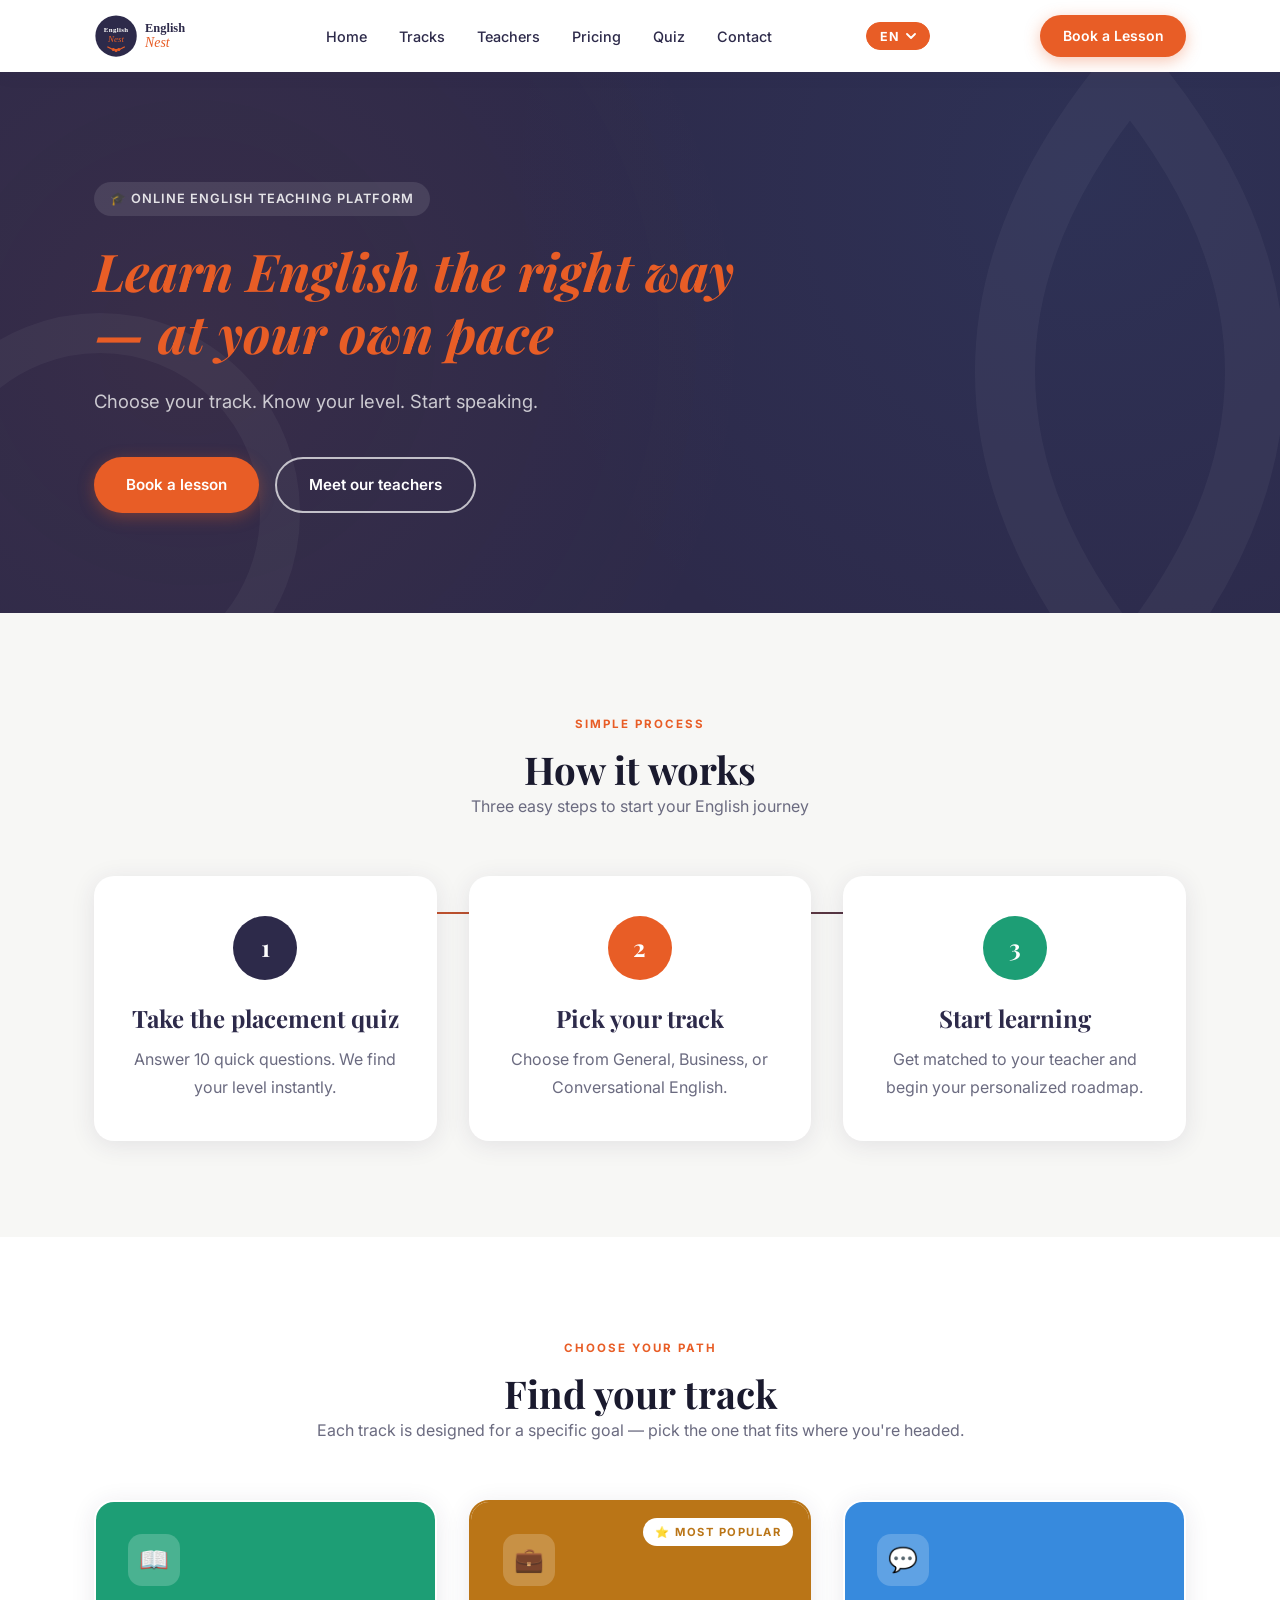
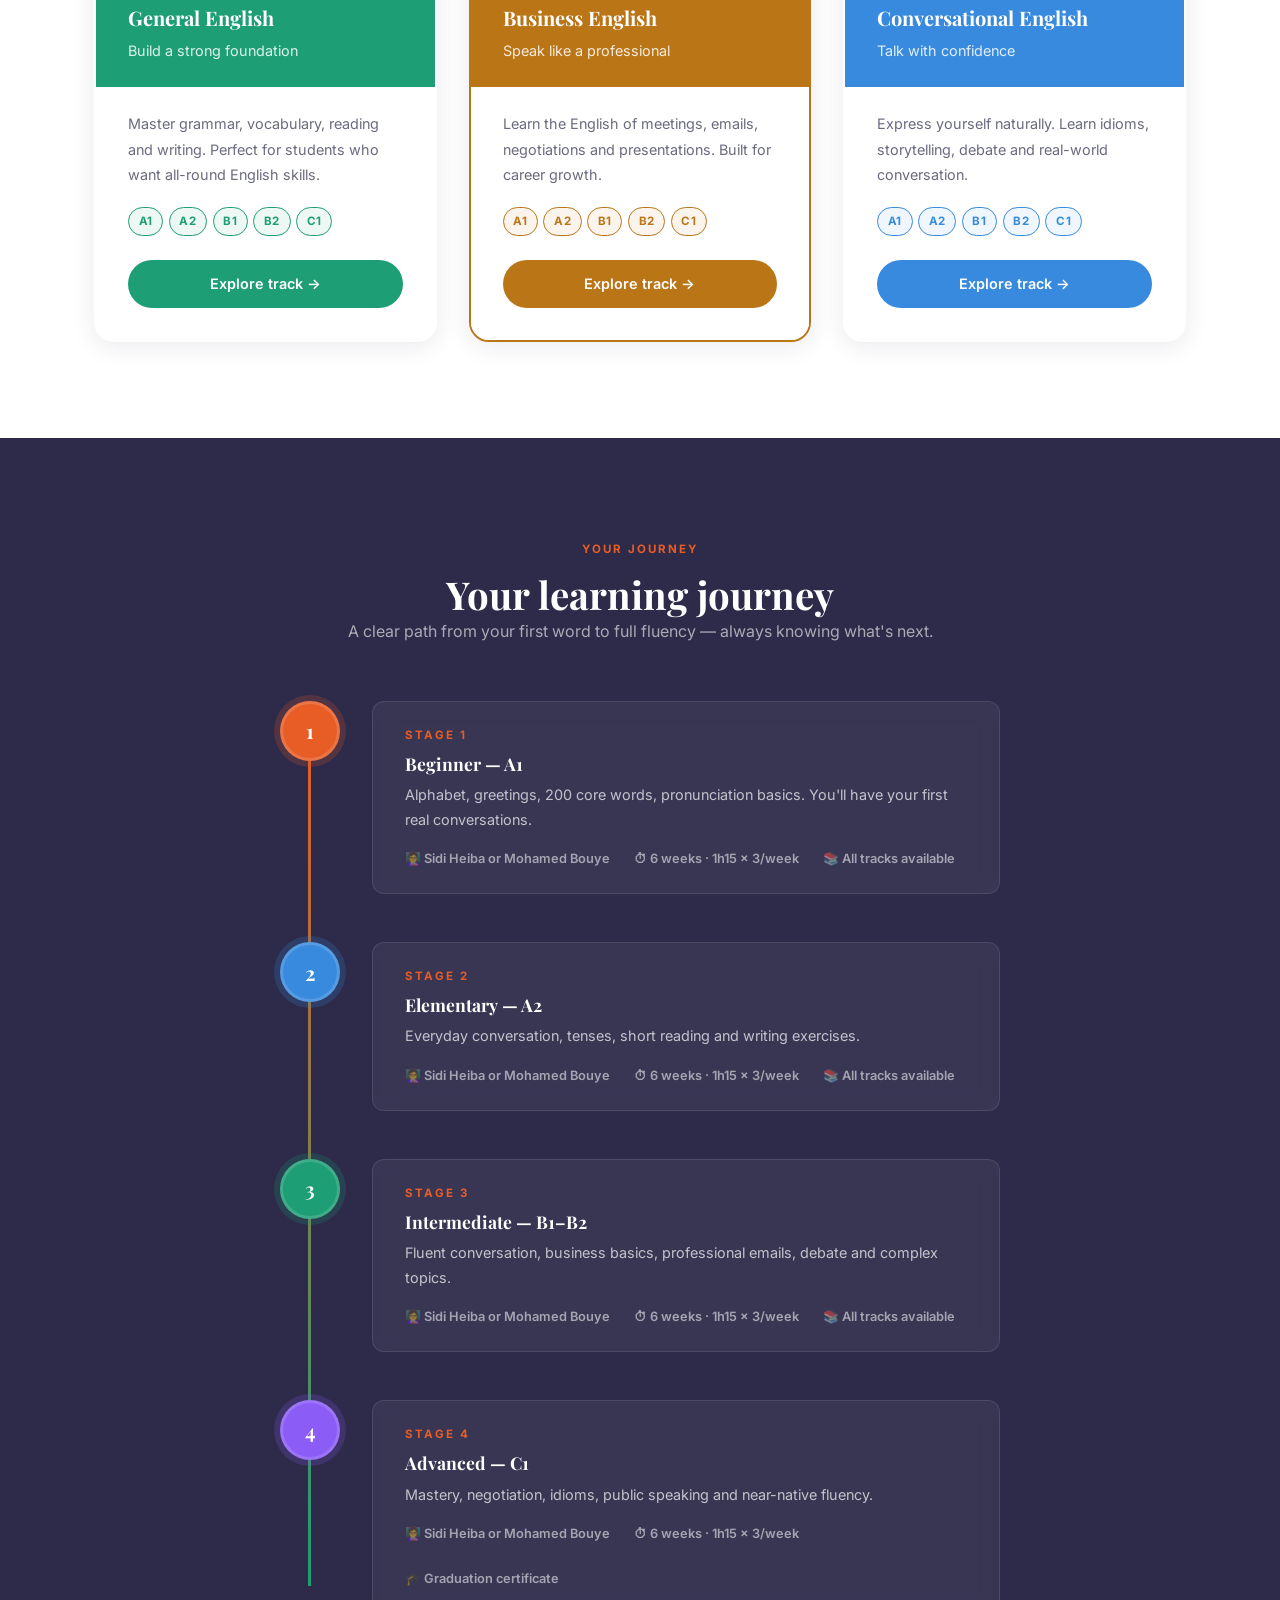
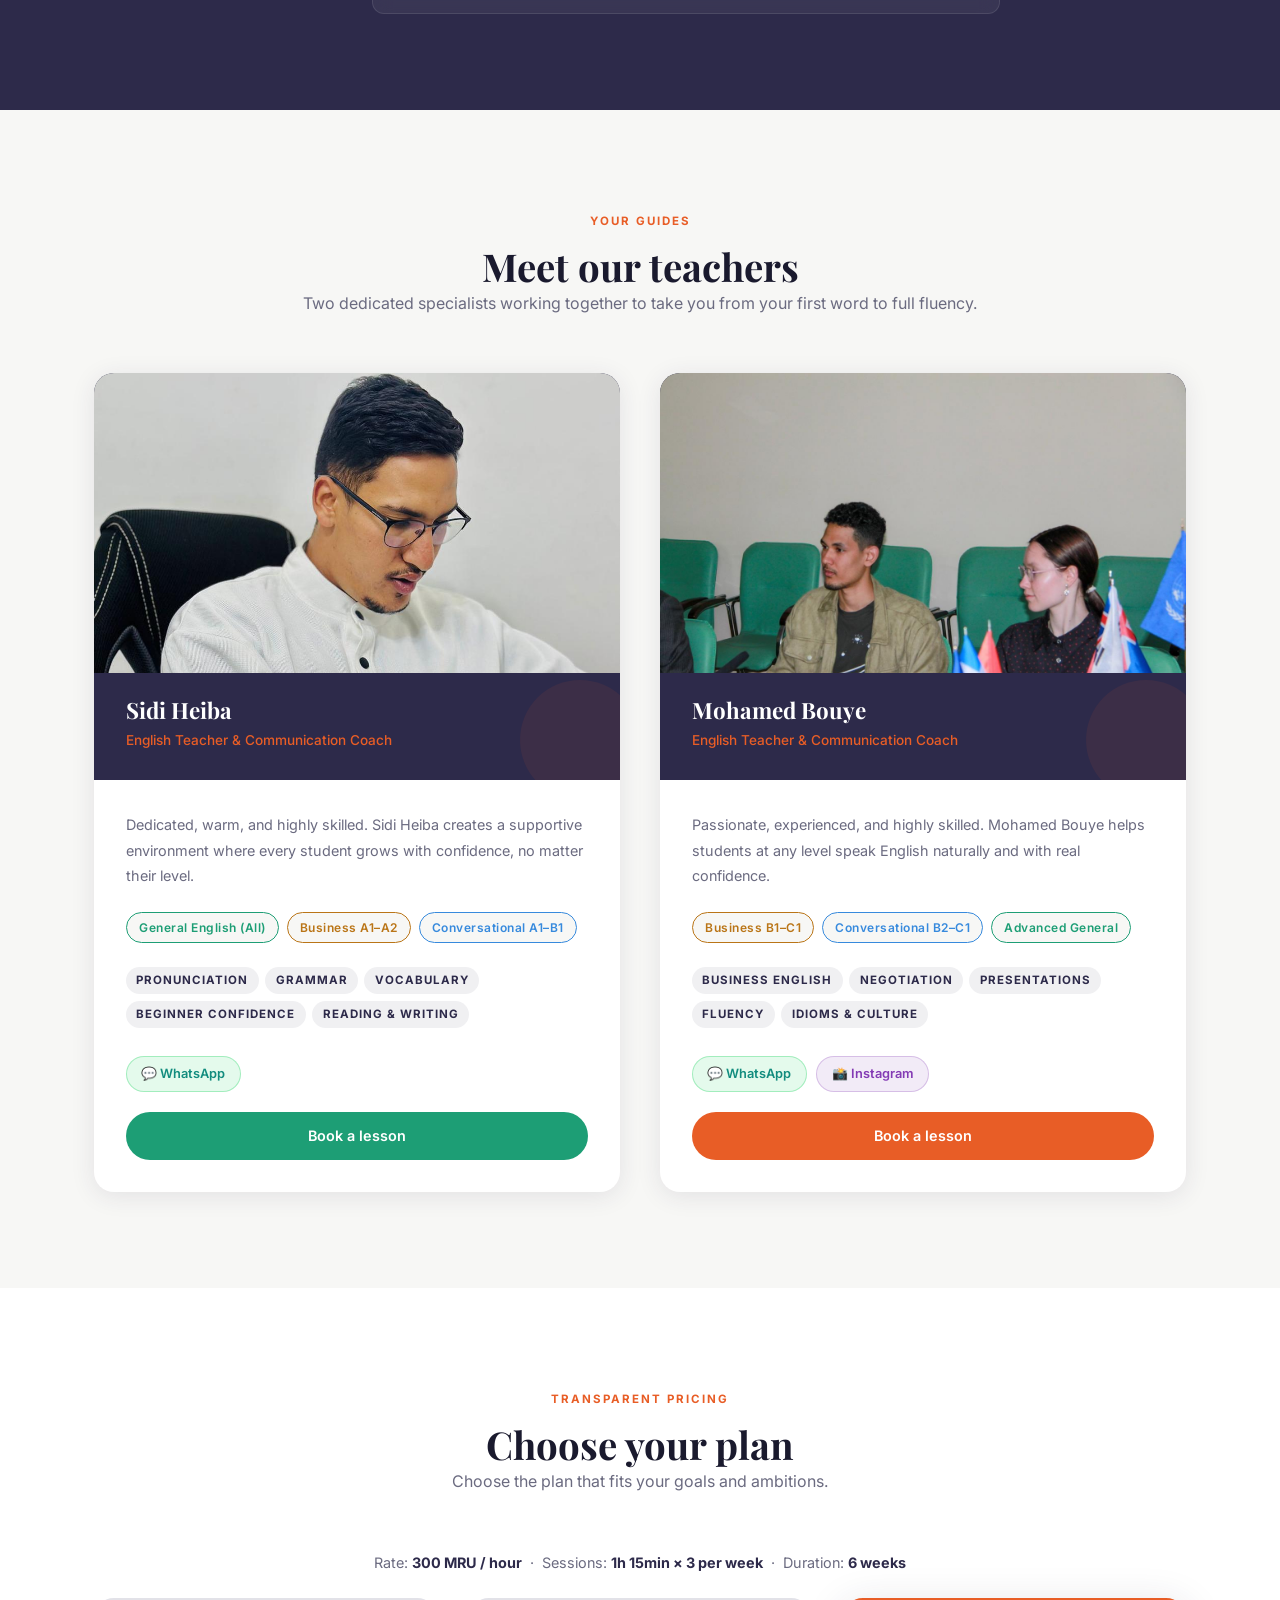
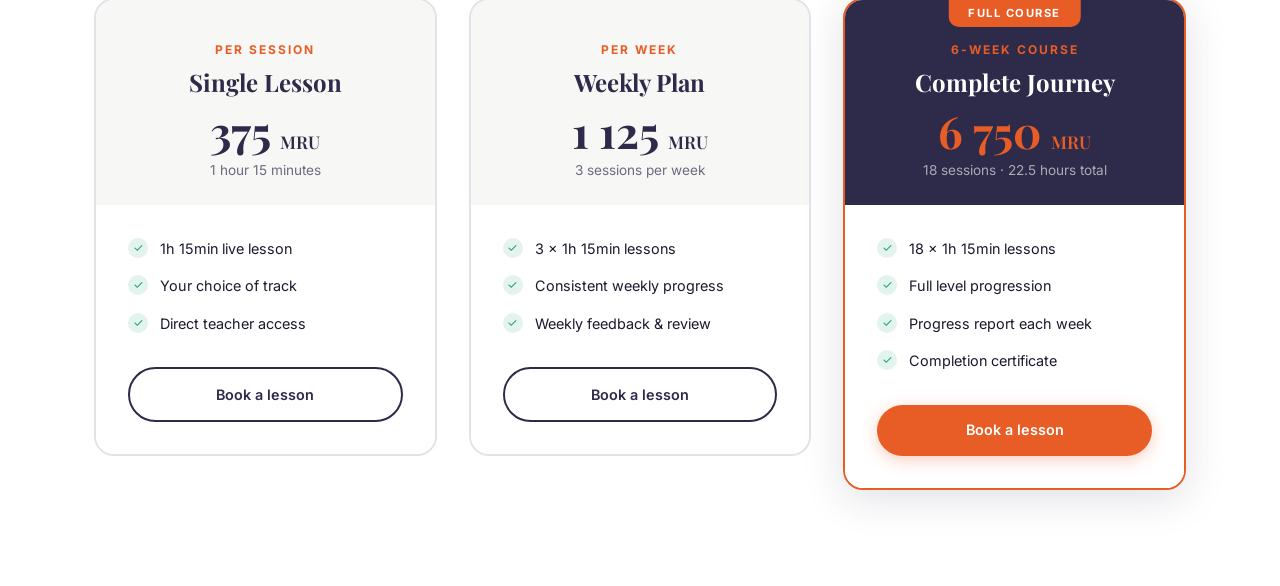
<file: index.html>
<!DOCTYPE html>
<html lang="en">
<head>
  <meta charset="UTF-8" />
  <meta name="viewport" content="width=device-width, initial-scale=1.0" />
  <title>EnglishNest — Online English Classes</title>
  <meta name="description" content="Choose your track. Know your level. Start speaking. Learn English online with EnglishNest." />
  <meta property="og:title" content="EnglishNest — Online English Classes" />
  <meta property="og:description" content="Choose your track. Know your level. Start speaking." />
  <meta property="og:image" content="assets/logo.svg" />
  <meta property="og:type" content="website" />
  <link rel="icon" type="image/svg+xml" href="assets/logo.svg" />
  <link rel="stylesheet" href="css/style.css" />
</head>
<body>

<!-- ======================================================
     NAVIGATION (shared)
     ====================================================== -->
<nav class="nav">
  <div class="container nav-inner">
    <a href="#" class="nav-logo" data-page="home">
      <img src="assets/logo.svg" alt="EnglishNest" />
    </a>
    <ul class="nav-links">
      <li><a href="#" data-page="home" data-i18n="nav.home">Home</a></li>
      <li><a href="#" data-page="tracks" data-i18n="nav.tracks">Tracks</a></li>
      <li><a href="#" data-page="teachers" data-i18n="nav.teachers">Teachers</a></li>
      <li><a href="#" data-page="home" data-scroll="pricing" data-i18n="nav.pricing">Pricing</a></li>
      <li><a href="#" data-page="quiz" data-i18n="nav.quiz">Quiz</a></li>
      <li><a href="#" data-page="contact" data-i18n="nav.contact">Contact</a></li>
    </ul>
    <div class="lang-switcher" id="langSwitcher">
      <button class="lang-switcher-btn" id="langBtn" aria-haspopup="listbox" aria-expanded="false">
        <span id="langCurrent">EN</span>
        <svg class="lang-chevron" width="10" height="6" viewBox="0 0 10 6" fill="none"><path d="M1 1l4 4 4-4" stroke="currentColor" stroke-width="1.8" stroke-linecap="round" stroke-linejoin="round"/></svg>
      </button>
      <div class="lang-dropdown" id="langDropdown" role="listbox">
        <button class="lang-option" data-lang="en">🇬🇧 English</button>
        <button class="lang-option" data-lang="fr">🇫🇷 Français</button>
        <button class="lang-option" data-lang="ar">🇲🇷 العربية</button>
      </div>
    </div>
    <a href="#" class="btn btn-primary btn-sm nav-cta" data-page="quiz" data-i18n="nav.cta">Book a Lesson</a>
    <button class="hamburger" aria-label="Menu">
      <span></span><span></span><span></span>
    </button>
  </div>
</nav>
<div class="nav-mobile">
  <a href="#" data-page="home" data-i18n="nav.home">Home</a>
  <a href="#" data-page="tracks" data-i18n="nav.tracks">Tracks</a>
  <a href="#" data-page="teachers" data-i18n="nav.teachers">Teachers</a>
  <a href="#" data-page="home" data-scroll="pricing" data-i18n="nav.pricing">Pricing</a>
  <a href="#" data-page="quiz" data-i18n="nav.quiz">Quiz</a>
  <a href="#" data-page="contact" data-i18n="nav.contact">Contact</a>
  <div class="lang-switcher lang-switcher-mobile" id="langSwitcherMobile">
    <button class="lang-option" data-lang="en">🇬🇧 English</button>
    <button class="lang-option" data-lang="fr">🇫🇷 Français</button>
    <button class="lang-option" data-lang="ar">🇲🇷 العربية</button>
  </div>
  <a href="#" class="btn btn-primary" data-page="quiz" data-i18n="nav.cta">Book a Lesson</a>
</div>
<div class="nav-spacer"></div>

<!-- ======================================================
     PAGE: HOME
     ====================================================== -->
<div id="page-home" class="page active">

  <!-- Hero -->
  <section class="hero">
    <div class="hero-arcs" aria-hidden="true">
      <svg width="700" height="700" style="right:-200px;top:-100px;opacity:0.04;" viewBox="0 0 700 700">
        <path d="M350 700 Q100 400 350 100 Q600 400 350 700" fill="none" stroke="white" stroke-width="60"/>
      </svg>
      <svg width="400" height="400" style="left:-100px;bottom:-100px;opacity:0.04;" viewBox="0 0 400 400">
        <circle cx="200" cy="200" r="180" fill="none" stroke="white" stroke-width="40"/>
      </svg>
    </div>
    <div class="container">
      <div class="hero-content">
        <div class="hero-badge" data-i18n="hero.badge">🎓 Online English Teaching Platform</div>
        <h1><span data-i18n="hero.h1a">Learn English </span><span data-i18n="hero.h1b">the right way</span><span data-i18n="hero.h1c"> — at your own pace</span></h1>
        <p class="hero-sub" data-i18n="hero.sub">Choose your track. Know your level. Start speaking.</p>
        <div class="hero-btns">
          <a href="#" class="btn btn-primary" data-page="quiz" data-i18n="hero.btn1">Book a lesson</a>
          <a href="#" class="btn btn-outline" data-page="home" data-scroll="teachers" data-i18n="hero.btn2">Meet our teachers</a>
        </div>
      </div>
    </div>
  </section>

  <!-- How It Works -->
  <section class="how-it-works section-pad" id="how-it-works">
    <div class="container">
      <div class="section-header">
        <span class="section-label" data-i18n="hiw.label">Simple process</span>
        <h2 data-i18n="hiw.h2">How it works</h2>
        <p data-i18n="hiw.p">Three easy steps to start your English journey</p>
      </div>
      <div class="steps-grid">
        <div class="step-card">
          <div class="step-num">1</div>
          <h3 data-i18n="hiw.s1h">Take the placement quiz</h3>
          <p data-i18n="hiw.s1p">Answer 10 quick questions. We find your level instantly.</p>
        </div>
        <div class="step-card">
          <div class="step-num">2</div>
          <h3 data-i18n="hiw.s2h">Pick your track</h3>
          <p data-i18n="hiw.s2p">Choose from General, Business, or Conversational English.</p>
        </div>
        <div class="step-card">
          <div class="step-num">3</div>
          <h3 data-i18n="hiw.s3h">Start learning</h3>
          <p data-i18n="hiw.s3p">Get matched to your teacher and begin your personalized roadmap.</p>
        </div>
      </div>
    </div>
  </section>

  <!-- Track Cards -->
  <section class="tracks-section section-pad" id="tracks-preview">
    <div class="container">
      <div class="section-header">
        <span class="section-label" data-i18n="tp.label">Choose your path</span>
        <h2 data-i18n="tp.h2">Find your track</h2>
        <p data-i18n="tp.p">Each track is designed for a specific goal — pick the one that fits where you're headed.</p>
      </div>
      <div class="track-cards">
        <div class="track-card teal">
          <div class="track-card-header">
            <div class="track-icon" aria-hidden="true">📖</div>
            <h3 data-i18n="tp.gen.name">General English</h3>
            <p data-i18n="tp.gen.tag">Build a strong foundation</p>
          </div>
          <div class="track-card-body">
            <p style="font-size:0.9rem;margin-bottom:1.25rem;" data-i18n="tp.gen.desc">Master grammar, vocabulary, reading and writing. Perfect for students who want all-round English skills.</p>
            <div class="track-levels">
              <span class="level-dot">A1</span><span class="level-dot">A2</span><span class="level-dot">B1</span>
              <span class="level-dot">B2</span><span class="level-dot">C1</span>
            </div>
            <a href="#" class="btn-track" data-page="tracks" data-scroll="general" data-i18n="tp.explore">Explore track →</a>
          </div>
        </div>
        <div class="track-card amber featured">
          <div class="track-card-header">
            <span class="track-badge" data-i18n="tp.biz.badge">⭐ Most Popular</span>
            <div class="track-icon" aria-hidden="true">💼</div>
            <h3 data-i18n="tp.biz.name">Business English</h3>
            <p data-i18n="tp.biz.tag">Speak like a professional</p>
          </div>
          <div class="track-card-body">
            <p style="font-size:0.9rem;margin-bottom:1.25rem;" data-i18n="tp.biz.desc">Learn the English of meetings, emails, negotiations and presentations. Built for career growth.</p>
            <div class="track-levels">
              <span class="level-dot">A1</span><span class="level-dot">A2</span><span class="level-dot">B1</span>
              <span class="level-dot">B2</span><span class="level-dot">C1</span>
            </div>
            <a href="#" class="btn-track" data-page="tracks" data-scroll="business" data-i18n="tp.explore">Explore track →</a>
          </div>
        </div>
        <div class="track-card blue">
          <div class="track-card-header">
            <div class="track-icon" aria-hidden="true">💬</div>
            <h3 data-i18n="tp.con.name">Conversational English</h3>
            <p data-i18n="tp.con.tag">Talk with confidence</p>
          </div>
          <div class="track-card-body">
            <p style="font-size:0.9rem;margin-bottom:1.25rem;" data-i18n="tp.con.desc">Express yourself naturally. Learn idioms, storytelling, debate and real-world conversation.</p>
            <div class="track-levels">
              <span class="level-dot">A1</span><span class="level-dot">A2</span><span class="level-dot">B1</span>
              <span class="level-dot">B2</span><span class="level-dot">C1</span>
            </div>
            <a href="#" class="btn-track" data-page="tracks" data-scroll="conversational" data-i18n="tp.explore">Explore track →</a>
          </div>
        </div>
      </div>
    </div>
  </section>

  <!-- Roadmap -->
  <section class="roadmap section-pad" id="roadmap">
    <div class="container">
      <div class="section-header">
        <span class="section-label" data-i18n="rm.label">Your journey</span>
        <h2 data-i18n="rm.h2">Your learning journey</h2>
        <p style="color:rgba(255,255,255,0.6);" data-i18n="rm.p">A clear path from your first word to full fluency — always knowing what's next.</p>
      </div>
      <div class="roadmap-timeline">
        <div class="roadmap-stage">
          <div class="roadmap-dot">1</div>
          <div class="roadmap-content">
            <div class="stage-tag" data-i18n="rm.s1.tag">Stage 1</div>
            <h3 data-i18n="rm.s1.h3">Beginner — A1</h3>
            <p data-i18n="rm.s1.p">Alphabet, greetings, 200 core words, pronunciation basics. You'll have your first real conversations.</p>
            <div class="roadmap-meta">
              <span data-i18n="rm.meta.teacher">👩‍🏫 Sidi Heiba or Mohamed Bouye</span>
              <span data-i18n="rm.meta.time">⏱ 6 weeks · 1h15 × 3/week</span>
              <span data-i18n="rm.meta.tracks">📚 All tracks available</span>
            </div>
          </div>
        </div>
        <div class="roadmap-stage">
          <div class="roadmap-dot">2</div>
          <div class="roadmap-content">
            <div class="stage-tag" data-i18n="rm.s2.tag">Stage 2</div>
            <h3 data-i18n="rm.s2.h3">Elementary — A2</h3>
            <p data-i18n="rm.s2.p">Everyday conversation, tenses, short reading and writing exercises.</p>
            <div class="roadmap-meta">
              <span data-i18n="rm.meta.teacher">👩‍🏫 Sidi Heiba or Mohamed Bouye</span>
              <span data-i18n="rm.meta.time">⏱ 6 weeks · 1h15 × 3/week</span>
              <span data-i18n="rm.meta.tracks">📚 All tracks available</span>
            </div>
          </div>
        </div>
        <div class="roadmap-stage">
          <div class="roadmap-dot">3</div>
          <div class="roadmap-content">
            <div class="stage-tag" data-i18n="rm.s3.tag">Stage 3</div>
            <h3 data-i18n="rm.s3.h3">Intermediate — B1–B2</h3>
            <p data-i18n="rm.s3.p">Fluent conversation, business basics, professional emails, debate and complex topics.</p>
            <div class="roadmap-meta">
              <span data-i18n="rm.meta.teacher">👩‍🏫 Sidi Heiba or Mohamed Bouye</span>
              <span data-i18n="rm.meta.time">⏱ 6 weeks · 1h15 × 3/week</span>
              <span data-i18n="rm.meta.tracks">📚 All tracks available</span>
            </div>
          </div>
        </div>
        <div class="roadmap-stage">
          <div class="roadmap-dot">4</div>
          <div class="roadmap-content">
            <div class="stage-tag" data-i18n="rm.s4.tag">Stage 4</div>
            <h3 data-i18n="rm.s4.h3">Advanced — C1</h3>
            <p data-i18n="rm.s4.p">Mastery, negotiation, idioms, public speaking and near-native fluency.</p>
            <div class="roadmap-meta">
              <span data-i18n="rm.meta.teacher">👩‍🏫 Sidi Heiba or Mohamed Bouye</span>
              <span data-i18n="rm.meta.time">⏱ 6 weeks · 1h15 × 3/week</span>
              <span data-i18n="rm.meta.cert">🎓 Graduation certificate</span>
            </div>
          </div>
        </div>
      </div>
    </div>
  </section>

  <!-- Meet the Teachers -->
  <section class="teachers-section section-pad" id="teachers">
    <div class="container">
      <div class="section-header">
        <span class="section-label" data-i18n="tch.label">Your guides</span>
        <h2 data-i18n="tch.h2">Meet our teachers</h2>
        <p data-i18n="tch.p">Two dedicated specialists working together to take you from your first word to full fluency.</p>
      </div>
      <div class="teacher-cards">
        <div class="teacher-card">
          <div class="teacher-card-top">
            <img class="teacher-card-photo" src="assets/sidi.jpeg" alt="Sidi Heiba" />
            <div class="teacher-card-info">
              <h3>Sidi Heiba</h3>
              <p class="teacher-role" data-i18n="tch.role">English Teacher &amp; Communication Coach</p>
            </div>
          </div>
          <div class="teacher-card-body">
            <p data-i18n="tch.sidi.bio">Dedicated, warm, and highly skilled. Sidi Heiba creates a supportive environment where every student grows with confidence, no matter their level.</p>
            <div class="teacher-tracks">
              <span class="teacher-track-tag" style="border-color:var(--teal);color:var(--teal);" data-i18n="tch.tag.gen_all">General English (All)</span>
              <span class="teacher-track-tag" style="border-color:var(--amber);color:var(--amber);" data-i18n="tch.tag.biz_a1a2">Business A1–A2</span>
              <span class="teacher-track-tag" style="border-color:var(--blue);color:var(--blue);" data-i18n="tch.tag.conv_a1b1">Conversational A1–B1</span>
            </div>
            <div class="specialty-tags">
              <span class="specialty-tag" data-i18n="tch.sp.pron">Pronunciation</span>
              <span class="specialty-tag" data-i18n="tch.sp.gram">Grammar</span>
              <span class="specialty-tag" data-i18n="tch.sp.vocab">Vocabulary</span>
              <span class="specialty-tag" data-i18n="tch.sp.beg">Beginner Confidence</span>
              <span class="specialty-tag" data-i18n="tch.sp.rw">Reading &amp; Writing</span>
            </div>
            <div class="teacher-social">
              <a href="https://wa.me/22227961492" class="teacher-social-link whatsapp" target="_blank" rel="noopener noreferrer">💬 WhatsApp</a>
            </div>
            <a href="#" class="btn-teacher" data-page="contact" data-i18n="tch.btn">Book a lesson</a>
          </div>
        </div>
        <div class="teacher-card">
          <div class="teacher-card-top">
            <img class="teacher-card-photo" src="assets/bouye.jpeg" alt="Mohamed Bouye" />
            <div class="teacher-card-info">
              <h3>Mohamed Bouye</h3>
              <p class="teacher-role" data-i18n="tch.role">English Teacher &amp; Communication Coach</p>
            </div>
          </div>
          <div class="teacher-card-body">
            <p data-i18n="tch.bouye.bio">Passionate, experienced, and highly skilled. Mohamed Bouye helps students at any level speak English naturally and with real confidence.</p>
            <div class="teacher-tracks">
              <span class="teacher-track-tag" style="border-color:var(--amber);color:var(--amber);" data-i18n="tch.tag.biz_b1c1">Business B1–C1</span>
              <span class="teacher-track-tag" style="border-color:var(--blue);color:var(--blue);" data-i18n="tch.tag.conv_b2c1">Conversational B2–C1</span>
              <span class="teacher-track-tag" style="border-color:var(--teal);color:var(--teal);" data-i18n="tch.tag.adv_gen">Advanced General</span>
            </div>
            <div class="specialty-tags">
              <span class="specialty-tag" data-i18n="tch.sp.biz">Business English</span>
              <span class="specialty-tag" data-i18n="tch.sp.neg">Negotiation</span>
              <span class="specialty-tag" data-i18n="tch.sp.pres">Presentations</span>
              <span class="specialty-tag" data-i18n="tch.sp.flu">Fluency</span>
              <span class="specialty-tag" data-i18n="tch.sp.idi">Idioms &amp; Culture</span>
            </div>
            <div class="teacher-social">
              <a href="https://wa.me/79934214526" class="teacher-social-link whatsapp" target="_blank" rel="noopener noreferrer">💬 WhatsApp</a>
              <a href="https://www.instagram.com/0bouye0/" class="teacher-social-link instagram" target="_blank" rel="noopener noreferrer">📸 Instagram</a>
            </div>
            <a href="#" class="btn-teacher" data-page="contact" data-i18n="tch.btn">Book a lesson</a>
          </div>
        </div>
      </div>
    </div>
  </section>

  <!-- Pricing -->
  <section class="pricing section-pad" id="pricing">
    <div class="container">
      <div class="section-header">
        <span class="section-label" data-i18n="pr.label">Transparent pricing</span>
        <h2 data-i18n="pr.h2">Choose your plan</h2>
        <p data-i18n="pr.p">Choose the plan that fits your goals and ambitions.</p>
      </div>
      <div style="text-align:center;margin-bottom:1.5rem;color:var(--muted);font-size:0.9rem;" data-i18n-html="pr.rate">Rate: <strong style="color:var(--navy);">300 MRU / hour</strong> &nbsp;·&nbsp; Sessions: <strong style="color:var(--navy);">1h 15min × 3 per week</strong> &nbsp;·&nbsp; Duration: <strong style="color:var(--navy);">6 weeks</strong></div>
      <div class="pricing-cards">
        <div class="pricing-card">
          <div class="pricing-card-top">
            <div class="pricing-plan-name" data-i18n="pr.p1.name">Per Session</div>
            <h3 data-i18n="pr.p1.h3">Single Lesson</h3>
            <div class="price"><span>375</span> <span style="font-size:1.1rem;font-weight:600;">MRU</span></div>
            <div class="price-sub" data-i18n="pr.p1.sub">1 hour 15 minutes</div>
          </div>
          <div class="pricing-card-body">
            <ul class="pricing-features">
              <li class="pricing-feature"><span class="check">✓</span><span data-i18n="pr.p1.f1">1h 15min live lesson</span></li>
              <li class="pricing-feature"><span class="check">✓</span><span data-i18n="pr.p1.f2">Your choice of track</span></li>
              <li class="pricing-feature"><span class="check">✓</span><span data-i18n="pr.p1.f3">Direct teacher access</span></li>
            </ul>
            <a href="#" class="btn-pricing btn-pricing-outline" data-page="contact" data-i18n="pr.btn">Book a lesson</a>
          </div>
        </div>
        <div class="pricing-card">
          <div class="pricing-card-top">
            <div class="pricing-plan-name" data-i18n="pr.p2.name">Per Week</div>
            <h3 data-i18n="pr.p2.h3">Weekly Plan</h3>
            <div class="price"><span>1 125</span> <span style="font-size:1.1rem;font-weight:600;">MRU</span></div>
            <div class="price-sub" data-i18n="pr.p2.sub">3 sessions per week</div>
          </div>
          <div class="pricing-card-body">
            <ul class="pricing-features">
              <li class="pricing-feature"><span class="check">✓</span><span data-i18n="pr.p2.f1">3 × 1h 15min lessons</span></li>
              <li class="pricing-feature"><span class="check">✓</span><span data-i18n="pr.p2.f2">Consistent weekly progress</span></li>
              <li class="pricing-feature"><span class="check">✓</span><span data-i18n="pr.p2.f3">Weekly feedback &amp; review</span></li>
            </ul>
            <a href="#" class="btn-pricing btn-pricing-outline" data-page="contact" data-i18n="pr.btn">Book a lesson</a>
          </div>
        </div>
        <div class="pricing-card featured">
          <div class="pricing-badge" data-i18n="pr.p3.badge">Full Course</div>
          <div class="pricing-card-top">
            <div class="pricing-plan-name" style="color:var(--orange);" data-i18n="pr.p3.name">6-Week Course</div>
            <h3 data-i18n="pr.p3.h3">Complete Journey</h3>
            <div class="price"><span>6 750</span> <span style="font-size:1.1rem;font-weight:600;">MRU</span></div>
            <div class="price-sub" data-i18n="pr.p3.sub">18 sessions · 22.5 hours total</div>
          </div>
          <div class="pricing-card-body">
            <ul class="pricing-features">
              <li class="pricing-feature"><span class="check">✓</span><span data-i18n="pr.p3.f1">18 × 1h 15min lessons</span></li>
              <li class="pricing-feature"><span class="check">✓</span><span data-i18n="pr.p3.f2">Full level progression</span></li>
              <li class="pricing-feature"><span class="check">✓</span><span data-i18n="pr.p3.f3">Progress report each week</span></li>
              <li class="pricing-feature"><span class="check">✓</span><span data-i18n="pr.p3.f4">Completion certificate</span></li>
            </ul>
            <a href="#" class="btn-pricing btn-pricing-primary" data-page="contact" data-i18n="pr.btn">Book a lesson</a>
          </div>
        </div>
      </div>
    </div>
  </section>


</div><!-- /page-home -->

<!-- ======================================================
     PAGE: TRACKS
     ====================================================== -->
<div id="page-tracks" class="page">

  <section class="tracks-hero">
    <div class="container">
      <span class="section-label" data-i18n="trk.hero.label">All tracks</span>
      <h1 data-i18n="trk.hero.h1">Choose your path</h1>
      <p data-i18n="trk.hero.p">Three focused tracks, each with a complete level-by-level breakdown. Pick where you want to go — we'll build the road.</p>
    </div>
  </section>

  <div class="track-nav">
    <div class="track-nav-inner">
      <button class="track-nav-btn active-teal" data-target="general" data-i18n="trk.nav.gen">📖 General English</button>
      <button class="track-nav-btn" data-target="business" data-i18n="trk.nav.biz">💼 Business English</button>
      <button class="track-nav-btn" data-target="conversational" data-i18n="trk.nav.conv">💬 Conversational</button>
    </div>
  </div>

  <!-- General English -->
  <section class="track-detail-section" id="general">
    <div class="container">
      <div class="track-detail-header">
        <div class="track-detail-icon teal">📖</div>
        <div>
          <span class="section-label" style="color:var(--teal);" data-i18n="trk.gen.label">General English</span>
          <h2 data-i18n="trk.gen.h2">Build a Strong Foundation</h2>
          <p data-i18n="trk.gen.p">Complete, well-rounded English skills — grammar, vocabulary, reading and writing. Perfect if you're starting fresh or want to fill gaps in your knowledge.</p>
        </div>
      </div>
      <div class="levels-grid">
        <div class="level-card teal">
          <div class="level-card-top"><span class="level-name-badge teal" data-i18n="gen.a1.badge">A1 — Starter</span><span class="level-weeks" data-i18n="trk.weeks">⏱ 6 weeks · 1h15 × 3/week</span></div>
          <h4 data-i18n="gen.a1.h4">The Beginning</h4>
          <ul class="level-items" data-i18n-html="gen.a1.items"><li>Alphabet, numbers, colors and basic shapes</li><li>Greetings and simple introductions</li><li>200 most common English words</li><li>Basic pronunciation and phonics</li><li>Reading and writing single sentences</li></ul>
          <span class="level-teacher" data-i18n="rm.meta.teacher">👩‍🏫 Sidi Heiba or Mohamed Bouye</span>
        </div>
        <div class="level-card teal">
          <div class="level-card-top"><span class="level-name-badge teal" data-i18n="gen.a2.badge">A2 — Elementary</span><span class="level-weeks" data-i18n="trk.weeks">⏱ 6 weeks · 1h15 × 3/week</span></div>
          <h4 data-i18n="gen.a2.h4">Everyday English</h4>
          <ul class="level-items" data-i18n-html="gen.a2.items"><li>Simple sentences with present, past, future tenses</li><li>Everyday topics: family, food, work, hobbies</li><li>500 active vocabulary words</li><li>Short reading passages and writing tasks</li><li>Asking and answering basic questions</li></ul>
          <span class="level-teacher" data-i18n="rm.meta.teacher">👩‍🏫 Sidi Heiba or Mohamed Bouye</span>
        </div>
        <div class="level-card teal">
          <div class="level-card-top"><span class="level-name-badge teal" data-i18n="gen.b1.badge">B1 — Pre-Intermediate</span><span class="level-weeks" data-i18n="trk.weeks">⏱ 6 weeks · 1h15 × 3/week</span></div>
          <h4 data-i18n="gen.b1.h4">Growing Confidence</h4>
          <ul class="level-items" data-i18n-html="gen.b1.items"><li>Describing experiences and expressing opinions</li><li>Understanding news articles and short stories</li><li>1,000 active vocabulary words</li><li>Paragraph writing and structured emails</li><li>Complex sentence structures</li></ul>
          <span class="level-teacher" data-i18n="rm.meta.teacher">👩‍🏫 Sidi Heiba or Mohamed Bouye</span>
        </div>
        <div class="level-card teal">
          <div class="level-card-top"><span class="level-name-badge teal" data-i18n="gen.b2.badge">B2 — Intermediate</span><span class="level-weeks" data-i18n="trk.weeks">⏱ 6 weeks · 1h15 × 3/week</span></div>
          <h4 data-i18n="gen.b2.h4">Real Fluency Starts Here</h4>
          <ul class="level-items" data-i18n-html="gen.b2.items"><li>Complex reading with abstract topics</li><li>Formal and informal writing styles</li><li>1,800 active vocabulary words</li><li>Discussions and debates on complex themes</li><li>Advanced grammar structures</li></ul>
          <span class="level-teacher" data-i18n="rm.meta.teacher">👩‍🏫 Sidi Heiba or Mohamed Bouye</span>
        </div>
        <div class="level-card teal">
          <div class="level-card-top"><span class="level-name-badge teal" data-i18n="gen.c1.badge">C1 — Advanced</span><span class="level-weeks" data-i18n="trk.weeks">⏱ 6 weeks · 1h15 × 3/week</span></div>
          <h4 data-i18n="gen.c1.h4">Near-Native Expression</h4>
          <ul class="level-items" data-i18n-html="gen.c1.items"><li>Nuanced writing — essays, reports, summaries</li><li>Understanding native speakers at full speed</li><li>Complex grammar mastery</li><li>2,500 active vocabulary words</li><li>Critical analysis and argumentation</li></ul>
          <span class="level-teacher" data-i18n="rm.meta.teacher">👩‍🏫 Sidi Heiba or Mohamed Bouye</span>
        </div>
      </div>
      <div style="text-align:center;margin-top:3rem;"><a href="#" class="btn btn-primary" data-page="contact" data-i18n="trk.start">Start this track</a></div>
    </div>
  </section>

  <!-- Business English -->
  <section class="track-detail-section" id="business" style="background:var(--gray-bg);">
    <div class="container">
      <div class="track-detail-header">
        <div class="track-detail-icon amber">💼</div>
        <div>
          <span class="section-label" style="color:var(--amber);" data-i18n="trk.biz.label">Business English</span>
          <h2 data-i18n="trk.biz.h2">Speak Like a Professional</h2>
          <p data-i18n="trk.biz.p">For career-driven students who need English for the workplace. From basic office communication at A1 to advanced professional English at C1.</p>
        </div>
      </div>
      <div class="levels-grid">
        <div class="level-card amber">
          <div class="level-card-top"><span class="level-name-badge amber" data-i18n="biz.a1.badge">A1 — Workplace Basics</span><span class="level-weeks" data-i18n="trk.weeks">⏱ 6 weeks · 1h15 × 3/week</span></div>
          <h4 data-i18n="biz.a1.h4">First Steps in the Office</h4>
          <ul class="level-items" data-i18n-html="biz.a1.items"><li>Introductions in a professional work context</li><li>Email greetings and sign-offs</li><li>Numbers, dates and meeting times</li><li>Job titles and company departments</li><li>Basic workplace vocabulary</li></ul>
          <span class="level-teacher" data-i18n="rm.meta.teacher">👩‍🏫 Sidi Heiba or Mohamed Bouye</span>
        </div>
        <div class="level-card amber">
          <div class="level-card-top"><span class="level-name-badge amber" data-i18n="biz.a2.badge">A2 — Office English</span><span class="level-weeks" data-i18n="trk.weeks">⏱ 6 weeks · 1h15 × 3/week</span></div>
          <h4 data-i18n="biz.a2.h4">Day-to-Day at Work</h4>
          <ul class="level-items" data-i18n-html="biz.a2.items"><li>Booking and scheduling meetings</li><li>Writing simple, professional emails</li><li>Describing your job and responsibilities</li><li>Polite requests and formal greetings</li><li>Basic office small talk</li></ul>
          <span class="level-teacher" data-i18n="rm.meta.teacher">👩‍🏫 Sidi Heiba or Mohamed Bouye</span>
        </div>
        <div class="level-card amber">
          <div class="level-card-top"><span class="level-name-badge amber" data-i18n="biz.b1.badge">B1 — Professional</span><span class="level-weeks" data-i18n="trk.weeks">⏱ 6 weeks · 1h15 × 3/week</span></div>
          <h4 data-i18n="biz.b1.h4">Professional Communication</h4>
          <ul class="level-items" data-i18n-html="biz.b1.items"><li>Writing formal emails with correct tone</li><li>Participating actively in team meetings</li><li>Presenting data and simple reports</li><li>800 core business vocabulary words</li><li>Telephone calls and video meetings</li></ul>
          <span class="level-teacher" data-i18n="rm.meta.teacher">👩‍🏫 Sidi Heiba or Mohamed Bouye</span>
        </div>
        <div class="level-card amber">
          <div class="level-card-top"><span class="level-name-badge amber" data-i18n="biz.b2.badge">B2 — Business Fluent</span><span class="level-weeks" data-i18n="trk.weeks">⏱ 6 weeks · 1h15 × 3/week</span></div>
          <h4 data-i18n="biz.b2.h4">Confident in Any Meeting</h4>
          <ul class="level-items" data-i18n-html="biz.b2.items"><li>Writing reports, proposals and memos</li><li>Leading discussions and chairing meetings</li><li>Negotiation basics and persuasion</li><li>Handling professional phone calls confidently</li><li>Cross-cultural communication awareness</li></ul>
          <span class="level-teacher" data-i18n="rm.meta.teacher">👩‍🏫 Sidi Heiba or Mohamed Bouye</span>
        </div>
        <div class="level-card amber">
          <div class="level-card-top"><span class="level-name-badge amber" data-i18n="biz.c1.badge">C1 — Corporate</span><span class="level-weeks" data-i18n="trk.weeks">⏱ 6 weeks · 1h15 × 3/week</span></div>
          <h4 data-i18n="biz.c1.h4">Leading with English</h4>
          <ul class="level-items" data-i18n-html="biz.c1.items"><li>Advanced negotiation techniques</li><li>Persuasive writing — pitches and strategies</li><li>Complex presentations with Q&amp;A</li><li>Managing teams in English</li><li>Industry-specific language mastery</li></ul>
          <span class="level-teacher" data-i18n="rm.meta.teacher">👩‍🏫 Sidi Heiba or Mohamed Bouye</span>
        </div>
      </div>
      <div style="text-align:center;margin-top:3rem;"><a href="#" class="btn btn-primary" style="background:var(--amber);" data-page="contact" data-i18n="trk.start">Start this track</a></div>
    </div>
  </section>

  <!-- Conversational English -->
  <section class="track-detail-section" id="conversational">
    <div class="container">
      <div class="track-detail-header">
        <div class="track-detail-icon blue">💬</div>
        <div>
          <span class="section-label" style="color:var(--blue);" data-i18n="trk.con.label">Conversational English</span>
          <h2 data-i18n="trk.con.h2">Talk with Confidence</h2>
          <p data-i18n="trk.con.p">For students who want to speak naturally and express themselves freely — idioms, humor, storytelling, and real-world debate.</p>
        </div>
      </div>
      <div class="levels-grid">
        <div class="level-card blue">
          <div class="level-card-top"><span class="level-name-badge blue" data-i18n="con.a1.badge">A1 — Ice Breaker</span><span class="level-weeks" data-i18n="trk.weeks">⏱ 6 weeks · 1h15 × 3/week</span></div>
          <h4 data-i18n="con.a1.h4">Breaking the Ice</h4>
          <ul class="level-items" data-i18n-html="con.a1.items"><li>Greetings and everyday phrases</li><li>Asking for help and directions</li><li>Basic small talk in social settings</li><li>Simple yes/no and open questions</li><li>Building listening confidence</li></ul>
          <span class="level-teacher" data-i18n="rm.meta.teacher">👩‍🏫 Sidi Heiba or Mohamed Bouye</span>
        </div>
        <div class="level-card blue">
          <div class="level-card-top"><span class="level-name-badge blue" data-i18n="con.a2.badge">A2 — Getting Comfortable</span><span class="level-weeks" data-i18n="trk.weeks">⏱ 6 weeks · 1h15 × 3/week</span></div>
          <h4 data-i18n="con.a2.h4">Finding Your Voice</h4>
          <ul class="level-items" data-i18n-html="con.a2.items"><li>Talking about yourself and your life</li><li>Describing daily routines and habits</li><li>Expressing preferences and opinions</li><li>Telling simple stories about your day</li><li>Social phrases for different situations</li></ul>
          <span class="level-teacher" data-i18n="rm.meta.teacher">👩‍🏫 Sidi Heiba or Mohamed Bouye</span>
        </div>
        <div class="level-card blue">
          <div class="level-card-top"><span class="level-name-badge blue" data-i18n="con.b1.badge">B1 — Speaking Up</span><span class="level-weeks" data-i18n="trk.weeks">⏱ 6 weeks · 1h15 × 3/week</span></div>
          <h4 data-i18n="con.b1.h4">Making Your Point</h4>
          <ul class="level-items" data-i18n-html="con.b1.items"><li>Sharing and defending opinions clearly</li><li>Agreeing and disagreeing politely</li><li>Telling engaging stories with detail</li><li>Casual conversation on familiar topics</li><li>Building vocabulary for everyday speech</li></ul>
          <span class="level-teacher" data-i18n="rm.meta.teacher">👩‍🏫 Sidi Heiba or Mohamed Bouye</span>
        </div>
        <div class="level-card blue">
          <div class="level-card-top"><span class="level-name-badge blue" data-i18n="con.b2.badge">B2 — Connecting</span><span class="level-weeks" data-i18n="trk.weeks">⏱ 6 weeks · 1h15 × 3/week</span></div>
          <h4 data-i18n="con.b2.h4">Real Conversations</h4>
          <ul class="level-items" data-i18n-html="con.b2.items"><li>Structured debates on abstract topics</li><li>Expressing complex ideas with nuance</li><li>Understanding humor, irony and sarcasm</li><li>Cultural references in natural conversation</li><li>Spontaneous responses and quick thinking</li></ul>
          <span class="level-teacher" data-i18n="rm.meta.teacher">👩‍🏫 Sidi Heiba or Mohamed Bouye</span>
        </div>
        <div class="level-card blue">
          <div class="level-card-top"><span class="level-name-badge blue" data-i18n="con.c1.badge">C1 — Natural Speaker</span><span class="level-weeks" data-i18n="trk.weeks">⏱ 6 weeks · 1h15 × 3/week</span></div>
          <h4 data-i18n="con.c1.h4">Speaking Like a Native</h4>
          <ul class="level-items" data-i18n-html="con.c1.items"><li>Idiomatic speech woven naturally into talk</li><li>Cultural references and pop culture fluency</li><li>Spontaneous conversation on any topic</li><li>Adapting tone: formal, casual, humorous</li><li>Advanced listening comprehension skills</li></ul>
          <span class="level-teacher" data-i18n="rm.meta.teacher">👩‍🏫 Sidi Heiba or Mohamed Bouye</span>
        </div>
      </div>
      <div style="text-align:center;margin-top:3rem;"><a href="#" class="btn btn-primary" style="background:var(--blue);" data-page="contact" data-i18n="trk.start">Start this track</a></div>
    </div>
  </section>

</div><!-- /page-tracks -->

<!-- ======================================================
     PAGE: TEACHERS
     ====================================================== -->
<div id="page-teachers" class="page">

  <section class="teachers-hero">
    <div class="container">
      <span class="section-label" data-i18n="tp2.label">Your guides</span>
      <h1 data-i18n="tp2.h1">Meet Our Teachers</h1>
      <p data-i18n="tp2.p">Two expert teachers, each with a distinct focus — working together so you always have the right guide for where you are on your journey.</p>
    </div>
  </section>

  <!-- Teacher cards -->
  <section class="section-pad" style="background:var(--white);">
    <div class="container">
      <div class="teacher-cards">

        <!-- Sidi Heiba -->
        <div class="teacher-card" id="teacher-a">
          <div class="teacher-card-top">
            <img class="teacher-card-photo" src="assets/sidi.jpeg" alt="Sidi Heiba" />
            <div class="teacher-card-info">
              <h3>Sidi Heiba</h3>
              <p class="teacher-role" data-i18n="tch.role">English Teacher &amp; Communication Coach</p>
            </div>
          </div>
          <div class="teacher-card-body">
            <p data-i18n="tch.sidi.bio_long">Dedicated, warm, and highly skilled. Sidi Heiba creates a supportive learning environment where every student — at any level — grows with confidence. His lessons are clear, engaging, and always built around your goals.</p>
            <div class="teacher-tracks" style="margin-bottom:1.25rem;">
              <span class="teacher-track-tag" style="border-color:var(--teal);color:var(--teal);" data-i18n="tch.tag.gen">General English</span>
              <span class="teacher-track-tag" style="border-color:var(--amber);color:var(--amber);" data-i18n="tch.tag.biz">Business English</span>
              <span class="teacher-track-tag" style="border-color:var(--blue);color:var(--blue);" data-i18n="tch.tag.conv">Conversational</span>
            </div>
            <div class="specialty-tags">
              <span class="specialty-tag" data-i18n="tch.sp.pron">Pronunciation</span>
              <span class="specialty-tag" data-i18n="tch.sp.gram">Grammar</span>
              <span class="specialty-tag" data-i18n="tch.sp.vocab">Vocabulary</span>
              <span class="specialty-tag" data-i18n="tch.sp.beg">Beginner Confidence</span>
              <span class="specialty-tag" data-i18n="tch.sp.rw">Reading &amp; Writing</span>
            </div>
            <div class="teacher-social">
              <a href="https://wa.me/22227961492" class="teacher-social-link whatsapp" target="_blank" rel="noopener noreferrer">💬 WhatsApp</a>
            </div>
            <a href="#" class="btn-teacher" data-page="contact" data-i18n="tch.btn">Book a lesson</a>
          </div>
        </div>

        <!-- Mohamed Bouye -->
        <div class="teacher-card" id="teacher-b">
          <div class="teacher-card-top">
            <img class="teacher-card-photo" src="assets/bouye.jpeg" alt="Mohamed Bouye" />
            <div class="teacher-card-info">
              <h3>Mohamed Bouye</h3>
              <p class="teacher-role" data-i18n="tch.role">English Teacher &amp; Communication Coach</p>
            </div>
          </div>
          <div class="teacher-card-body">
            <p data-i18n="tch.bouye.bio_long">Passionate, experienced, and highly skilled. Mohamed Bouye brings energy and depth to every lesson, helping students at any level speak English naturally, fluently, and with real confidence.</p>
            <div class="teacher-tracks" style="margin-bottom:1.25rem;">
              <span class="teacher-track-tag" style="border-color:var(--amber);color:var(--amber);" data-i18n="tch.tag.biz">Business English</span>
              <span class="teacher-track-tag" style="border-color:var(--blue);color:var(--blue);" data-i18n="tch.tag.conv">Conversational</span>
              <span class="teacher-track-tag" style="border-color:var(--teal);color:var(--teal);" data-i18n="tch.tag.gen">General English</span>
            </div>
            <div class="specialty-tags">
              <span class="specialty-tag" data-i18n="tch.sp.biz">Business English</span>
              <span class="specialty-tag" data-i18n="tch.sp.neg">Negotiation</span>
              <span class="specialty-tag" data-i18n="tch.sp.pres">Presentations</span>
              <span class="specialty-tag" data-i18n="tch.sp.flu">Fluency</span>
              <span class="specialty-tag" data-i18n="tch.sp.idi">Idioms &amp; Culture</span>
            </div>
            <div class="teacher-social">
              <a href="https://wa.me/79934214526" class="teacher-social-link whatsapp" target="_blank" rel="noopener noreferrer">💬 WhatsApp</a>
              <a href="https://www.instagram.com/0bouye0/" class="teacher-social-link instagram" target="_blank" rel="noopener noreferrer">📸 Instagram</a>
            </div>
            <a href="#" class="btn-teacher" data-page="contact" data-i18n="tch.btn">Book a lesson</a>
          </div>
        </div>

      </div>
    </div>
  </section>

</div><!-- /page-teachers -->

<!-- ======================================================
     PAGE: QUIZ
     ====================================================== -->
<div id="page-quiz" class="page">

  <div class="quiz-header">
    <span class="section-label" data-i18n="qz.label">Level Tests</span>
    <h1 data-i18n="qz.h1">Test Your English Level</h1>
    <p data-i18n="qz.p">Choose a level and answer 10 questions. Score 8/10 or above to pass.</p>
  </div>

  <!-- ── Level selector ── -->
  <div id="quizLevelSelect" class="quiz-level-select">
    <h2 class="qls-heading" data-i18n="qz.sel.h2">Select a Level</h2>
    <p class="qls-sub" data-i18n="qz.sel.p">Already know your level? Skip ahead and test it directly.</p>
    <div class="quiz-level-cards">
      <button class="quiz-level-card" data-level="A1">
        <span class="qlc-badge qlc-a1">A1</span>
        <span class="qlc-name" data-i18n="qz.A1.name">Beginner</span>
        <span class="qlc-desc" data-i18n="qz.A1.desc">Basic vocabulary &amp; simple sentences</span>
      </button>
      <button class="quiz-level-card" data-level="A2">
        <span class="qlc-badge qlc-a2">A2</span>
        <span class="qlc-name" data-i18n="qz.A2.name">Elementary</span>
        <span class="qlc-desc" data-i18n="qz.A2.desc">Everyday situations &amp; common grammar</span>
      </button>
      <button class="quiz-level-card" data-level="B1">
        <span class="qlc-badge qlc-b1">B1</span>
        <span class="qlc-name" data-i18n="qz.B1.name">Pre-Intermediate</span>
        <span class="qlc-desc" data-i18n="qz.B1.desc">Familiar topics &amp; basic professional use</span>
      </button>
      <button class="quiz-level-card" data-level="B2">
        <span class="qlc-badge qlc-b2">B2</span>
        <span class="qlc-name" data-i18n="qz.B2.name">Intermediate</span>
        <span class="qlc-desc" data-i18n="qz.B2.desc">Complex topics &amp; professional communication</span>
      </button>
      <button class="quiz-level-card" data-level="C1">
        <span class="qlc-badge qlc-c1">C1</span>
        <span class="qlc-name" data-i18n="qz.C1.name">Advanced</span>
        <span class="qlc-desc" data-i18n="qz.C1.desc">Fluent, near-native expression</span>
      </button>
    </div>
  </div>

  <!-- ── Progress bar ── -->
  <div class="quiz-progress-wrap" id="quizProgressWrap" style="display:none">
    <div class="quiz-progress-meta">
      <span id="progressText">Question 1 of 10</span>
    </div>
    <div class="quiz-progress-bar">
      <div class="quiz-progress-fill" id="progressFill" style="width:0%"></div>
    </div>
  </div>

  <!-- ── Quiz card ── -->
  <div class="quiz-card" id="quizCard" style="display:none">
    <div class="quiz-question-box">
      <div class="question-num" id="questionNum">Question 1</div>
      <div class="question-text" id="questionText"></div>
      <div class="answer-options" id="answerOptions"></div>
      <button class="quiz-next-btn" id="nextBtn">Next Question →</button>
    </div>
  </div>

  <!-- ── Result ── -->
  <div class="quiz-result" id="quizResult" style="display:none">
    <div class="result-box">
      <div class="result-verdict" id="resultVerdict">PASSED</div>
      <div class="result-score" id="resultScore">8 / 10</div>
      <h2 id="resultName"></h2>
      <p id="resultDesc"></p>
      <div class="result-actions">
        <button class="btn btn-primary" id="nextLevelBtn" style="display:none">Start A2 Quiz →</button>
        <button class="btn btn-outline-dark" id="retryBtn" data-i18n="qz.retry">Try Again</button>
        <button class="btn btn-outline-dark" id="chooseLevelBtn" data-i18n="qz.choose">Choose Another Level</button>
      </div>
    </div>
  </div>

</div><!-- /page-quiz -->

<!-- ======================================================
     PAGE: CONTACT
     ====================================================== -->
<div id="page-contact" class="page">

  <section class="contact-hero">
    <div class="container">
      <span class="section-label" data-i18n="ct.label">Get in touch</span>
      <h1 data-i18n="ct.h1">Let's Start Your Journey</h1>
      <p data-i18n="ct.p">Ready to begin? Reach out directly — we reply within 24 hours and will match you with the right teacher and track.</p>
    </div>
  </section>

  <!-- Reach us section -->
  <section class="section-pad" style="background:var(--white);">
    <div class="container">
      <div style="text-align:center;margin-bottom:3.5rem;">
        <span class="section-label" data-i18n="ct.reach.label">How to reach us</span>
        <h2 data-i18n="ct.reach.h2">Choose how you want to connect</h2>
        <p data-i18n="ct.reach.p">No forms — just direct, human contact. Pick the channel that works best for you.</p>
      </div>

      <div style="display:grid;grid-template-columns:repeat(2,1fr);gap:2rem;max-width:860px;margin:0 auto;" class="reach-grid">

        <!-- Sidi Heiba -->
        <div style="background:var(--white);border-radius:var(--radius-lg);overflow:hidden;box-shadow:var(--shadow-lg);border:2px solid var(--border);">
          <div style="background:var(--navy);padding:1.75rem 2rem;">
            <h3 style="color:white;margin-bottom:0.25rem;">Sidi Heiba</h3>
            <p style="color:rgba(255,255,255,0.6);font-size:0.85rem;margin:0;">English Teacher &amp; Communication Coach</p>
          </div>
          <div style="padding:1.75rem 2rem;display:flex;flex-direction:column;gap:1rem;">
            <a href="https://wa.me/22227961492" target="_blank" rel="noopener noreferrer"
               style="display:flex;align-items:center;gap:1rem;padding:1rem 1.25rem;background:rgba(37,211,102,0.08);border:1.5px solid rgba(37,211,102,0.3);border-radius:var(--radius);text-decoration:none;transition:var(--transition);"
               onmouseover="this.style.background='#25D366';this.style.borderColor='#25D366';this.querySelector('span').style.color='white';this.querySelector('strong').style.color='white';this.querySelector('small').style.color='rgba(255,255,255,0.8)'"
               onmouseout="this.style.background='rgba(37,211,102,0.08)';this.style.borderColor='rgba(37,211,102,0.3)';this.querySelector('span').style.color='';this.querySelector('strong').style.color='';this.querySelector('small').style.color=''">
              <span style="font-size:1.5rem;transition:var(--transition);">💬</span>
              <div>
                <strong style="display:block;font-size:0.9rem;color:var(--navy);transition:var(--transition);" data-i18n="ct.whatsapp">WhatsApp</strong>
                <small style="color:var(--muted);transition:var(--transition);">+222 27 96 14 92</small>
              </div>
            </a>
            <a href="mailto:Sidiheiba70@gmail.com"
               style="display:flex;align-items:center;gap:1rem;padding:1rem 1.25rem;background:rgba(45,42,74,0.05);border:1.5px solid var(--border);border-radius:var(--radius);text-decoration:none;transition:var(--transition);"
               onmouseover="this.style.background='var(--navy)';this.style.borderColor='var(--navy)';this.querySelector('span').style.color='white';this.querySelector('strong').style.color='white';this.querySelector('small').style.color='rgba(255,255,255,0.8)'"
               onmouseout="this.style.background='rgba(45,42,74,0.05)';this.style.borderColor='var(--border)';this.querySelector('span').style.color='';this.querySelector('strong').style.color='';this.querySelector('small').style.color=''">
              <span style="font-size:1.5rem;transition:var(--transition);">📧</span>
              <div>
                <strong style="display:block;font-size:0.9rem;color:var(--navy);transition:var(--transition);" data-i18n="ct.email">Email</strong>
                <small style="color:var(--muted);transition:var(--transition);">Sidiheiba70@gmail.com</small>
              </div>
            </a>
          </div>
        </div>

        <!-- Mohamed Bouye -->
        <div style="background:var(--white);border-radius:var(--radius-lg);overflow:hidden;box-shadow:var(--shadow-lg);border:2px solid var(--border);">
          <div style="background:var(--navy);padding:1.75rem 2rem;">
            <h3 style="color:white;margin-bottom:0.25rem;">Mohamed Bouye</h3>
            <p style="color:rgba(255,255,255,0.6);font-size:0.85rem;margin:0;">English Teacher &amp; Communication Coach</p>
          </div>
          <div style="padding:1.75rem 2rem;display:flex;flex-direction:column;gap:1rem;">
            <a href="https://wa.me/79934214526" target="_blank" rel="noopener noreferrer"
               style="display:flex;align-items:center;gap:1rem;padding:1rem 1.25rem;background:rgba(37,211,102,0.08);border:1.5px solid rgba(37,211,102,0.3);border-radius:var(--radius);text-decoration:none;transition:var(--transition);"
               onmouseover="this.style.background='#25D366';this.style.borderColor='#25D366';this.querySelector('span').style.color='white';this.querySelector('strong').style.color='white';this.querySelector('small').style.color='rgba(255,255,255,0.8)'"
               onmouseout="this.style.background='rgba(37,211,102,0.08)';this.style.borderColor='rgba(37,211,102,0.3)';this.querySelector('span').style.color='';this.querySelector('strong').style.color='';this.querySelector('small').style.color=''">
              <span style="font-size:1.5rem;transition:var(--transition);">💬</span>
              <div>
                <strong style="display:block;font-size:0.9rem;color:var(--navy);transition:var(--transition);">WhatsApp</strong>
                <small style="color:var(--muted);transition:var(--transition);">+7 993 421 45 26</small>
              </div>
            </a>
            <a href="mailto:cheikh.bouye@mail.ru"
               style="display:flex;align-items:center;gap:1rem;padding:1rem 1.25rem;background:rgba(45,42,74,0.05);border:1.5px solid var(--border);border-radius:var(--radius);text-decoration:none;transition:var(--transition);"
               onmouseover="this.style.background='var(--navy)';this.style.borderColor='var(--navy)';this.querySelector('span').style.color='white';this.querySelector('strong').style.color='white';this.querySelector('small').style.color='rgba(255,255,255,0.8)'"
               onmouseout="this.style.background='rgba(45,42,74,0.05)';this.style.borderColor='var(--border)';this.querySelector('span').style.color='';this.querySelector('strong').style.color='';this.querySelector('small').style.color=''">
              <span style="font-size:1.5rem;transition:var(--transition);">📧</span>
              <div>
                <strong style="display:block;font-size:0.9rem;color:var(--navy);transition:var(--transition);">Email</strong>
                <small style="color:var(--muted);transition:var(--transition);">cheikh.bouye@mail.ru</small>
              </div>
            </a>
            <a href="https://www.instagram.com/0bouye0/" target="_blank" rel="noopener noreferrer"
               style="display:flex;align-items:center;gap:1rem;padding:1rem 1.25rem;background:rgba(131,58,180,0.07);border:1.5px solid rgba(131,58,180,0.25);border-radius:var(--radius);text-decoration:none;transition:var(--transition);"
               onmouseover="this.style.background='linear-gradient(135deg,#833ab4,#fd1d1d,#fcb045)';this.style.borderColor='transparent';this.querySelector('span').style.color='white';this.querySelector('strong').style.color='white';this.querySelector('small').style.color='rgba(255,255,255,0.8)'"
               onmouseout="this.style.background='rgba(131,58,180,0.07)';this.style.borderColor='rgba(131,58,180,0.25)';this.querySelector('span').style.color='';this.querySelector('strong').style.color='';this.querySelector('small').style.color=''">
              <span style="font-size:1.5rem;transition:var(--transition);">📸</span>
              <div>
                <strong style="display:block;font-size:0.9rem;color:var(--navy);transition:var(--transition);">Instagram</strong>
                <small style="color:var(--muted);transition:var(--transition);">@0bouye0</small>
              </div>
            </a>
          </div>
        </div>

      </div>
    </div>
  </section>

  <!-- Info strip -->
  <section style="background:var(--navy);padding:60px 0;">
    <div class="container">
      <div style="display:grid;grid-template-columns:repeat(3,1fr);gap:2rem;text-align:center;" class="info-strip">
        <div>
          <div style="font-size:2rem;margin-bottom:0.75rem;">⏱</div>
          <h4 style="color:white;font-family:var(--font-body);margin-bottom:0.4rem;" data-i18n="ct.info1.h4">Reply within 24 hours</h4>
          <p style="color:rgba(255,255,255,0.6);font-size:0.875rem;margin:0;" data-i18n="ct.info1.p">We get back to every message, every time.</p>
        </div>
        <div>
          <div style="font-size:2rem;margin-bottom:0.75rem;">🌍</div>
          <h4 style="color:white;font-family:var(--font-body);margin-bottom:0.4rem;" data-i18n="ct.info2.h4">Fully online</h4>
          <p style="color:rgba(255,255,255,0.6);font-size:0.875rem;margin:0;" data-i18n="ct.info2.p">Available worldwide, in your timezone.</p>
        </div>
        <div>
          <div style="font-size:2rem;margin-bottom:0.75rem;">🎓</div>
          <h4 style="color:white;font-family:var(--font-body);margin-bottom:0.4rem;" data-i18n="ct.info3.h4">Trial lesson</h4>
          <p style="color:rgba(255,255,255,0.6);font-size:0.875rem;margin:0;" data-i18n="ct.info3.p">Start with a 30-minute introductory lesson.</p>
        </div>
      </div>
    </div>
  </section>

  <!-- FAQ -->
  <section style="background:var(--gray-bg);padding:64px 0;">
    <div class="container">
      <div style="text-align:center;margin-bottom:3rem;">
        <span class="section-label" data-i18n="ct.faq.label">Common questions</span>
        <h2 data-i18n="ct.faq.h2">Quick answers</h2>
      </div>
      <div style="display:grid;grid-template-columns:repeat(2,1fr);gap:1.5rem;max-width:900px;margin:0 auto;" class="faq-grid">
        <div style="background:var(--white);border-radius:var(--radius);padding:1.75rem;box-shadow:var(--shadow);">
          <h4 style="color:var(--navy);margin-bottom:0.75rem;" data-i18n="ct.faq1.q">How long is the first lesson?</h4>
          <p style="font-size:0.9rem;" data-i18n="ct.faq1.a">Your first lesson with Sidi Heiba or Mohamed Bouye is 30 minutes — a real lesson to get you started on the right track.</p>
        </div>
        <div style="background:var(--white);border-radius:var(--radius);padding:1.75rem;box-shadow:var(--shadow);">
          <h4 style="color:var(--navy);margin-bottom:0.75rem;" data-i18n="ct.faq2.q">Do I need to take the quiz first?</h4>
          <p style="font-size:0.9rem;" data-i18n="ct.faq2.a">Not required, but we recommend it. The quiz takes under 5 minutes and helps us match you to the right level from day one.</p>
        </div>
        <div style="background:var(--white);border-radius:var(--radius);padding:1.75rem;box-shadow:var(--shadow);">
          <h4 style="color:var(--navy);margin-bottom:0.75rem;" data-i18n="ct.faq3.q">Can I switch tracks mid-journey?</h4>
          <p style="font-size:0.9rem;" data-i18n="ct.faq3.a">Absolutely. If your goals change or you want to add a second track, just let us know and we'll adjust your plan.</p>
        </div>
        <div style="background:var(--white);border-radius:var(--radius);padding:1.75rem;box-shadow:var(--shadow);">
          <h4 style="color:var(--navy);margin-bottom:0.75rem;" data-i18n="ct.faq4.q">What languages are classes in?</h4>
          <p style="font-size:0.9rem;" data-i18n="ct.faq4.a">All lessons are in English. Support notes in Arabic or French can be provided if needed at beginner levels.</p>
        </div>
      </div>
    </div>
  </section>

</div><!-- /page-contact -->


<script src="js/i18n.js"></script>
<script src="js/main.js"></script>
<script src="js/quiz.js"></script>
</body>
</html>
</file>
<file: css/style.css>
/* ============================================================
   EnglishNest — Main Stylesheet
   ============================================================ */

/* --- Google Fonts --- */
@import url('https://fonts.googleapis.com/css2?family=Inter:wght@300;400;500;600;700&family=Playfair+Display:ital,wght@0,400;0,600;0,700;1,400;1,600&display=swap');

/* --- CSS Variables --- */
:root {
  --navy:   #2D2A4A;
  --orange: #E85D26;
  --white:  #FFFFFF;
  --gray-bg:#F7F7F5;
  --teal:   #1D9E75;
  --amber:  #BA7517;
  --blue:   #378ADD;
  --text:   #1A1A2E;
  --muted:  #6B6B80;
  --border: #E2E2E8;
  --shadow: 0 4px 24px rgba(45,42,74,0.10);
  --shadow-lg: 0 8px 40px rgba(45,42,74,0.15);
  --radius: 12px;
  --radius-lg: 20px;
  --font-heading: 'Playfair Display', Georgia, serif;
  --font-body: 'Inter', system-ui, sans-serif;
  --transition: all 0.25s ease;
  --nav-h: 72px;
}

/* --- Reset & Base --- */
*, *::before, *::after { box-sizing: border-box; margin: 0; padding: 0; }

html { scroll-behavior: smooth; font-size: 16px; }

body {
  font-family: var(--font-body);
  color: var(--text);
  background: var(--white);
  line-height: 1.65;
  overflow-x: hidden;
}

img { max-width: 100%; height: auto; display: block; }
a { color: inherit; text-decoration: none; }
ul { list-style: none; }
button { cursor: pointer; font-family: var(--font-body); border: none; outline: none; }

/* --- Typography --- */
h1, h2, h3, h4 { font-family: var(--font-heading); line-height: 1.2; }
h1 { font-size: clamp(2rem, 5vw, 3.25rem); }
h2 { font-size: clamp(1.6rem, 3.5vw, 2.4rem); }
h3 { font-size: clamp(1.15rem, 2.5vw, 1.5rem); }
h4 { font-size: 1.1rem; }
p { color: var(--muted); line-height: 1.75; }

.section-label {
  display: inline-block;
  font-size: 0.72rem;
  font-weight: 700;
  letter-spacing: 2px;
  text-transform: uppercase;
  color: var(--orange);
  margin-bottom: 0.75rem;
}

/* --- Layout Helpers --- */
.container {
  width: 100%;
  max-width: 1140px;
  margin: 0 auto;
  padding: 0 1.5rem;
}

.section-pad { padding: 96px 0; }
.section-pad-sm { padding: 64px 0; }

.text-center { text-align: center; }
.flex { display: flex; }
.flex-center { display: flex; align-items: center; justify-content: center; }
.gap-1 { gap: 1rem; }
.gap-2 { gap: 2rem; }
.grid-3 { display: grid; grid-template-columns: repeat(3, 1fr); gap: 2rem; }
.grid-2 { display: grid; grid-template-columns: repeat(2, 1fr); gap: 2rem; }

/* --- Buttons --- */
.btn {
  display: inline-flex;
  align-items: center;
  gap: 0.5rem;
  padding: 0.85rem 2rem;
  border-radius: 50px;
  font-weight: 600;
  font-size: 0.95rem;
  transition: var(--transition);
  white-space: nowrap;
}
.btn-primary {
  background: var(--orange);
  color: var(--white);
  box-shadow: 0 4px 16px rgba(232,93,38,0.35);
}
.btn-primary:hover {
  background: #d44e1e;
  transform: translateY(-2px);
  box-shadow: 0 6px 24px rgba(232,93,38,0.45);
}
.btn-outline {
  background: transparent;
  color: var(--white);
  border: 2px solid rgba(255,255,255,0.7);
}
.btn-outline:hover {
  background: rgba(255,255,255,0.12);
  border-color: var(--white);
}
.btn-outline-dark {
  background: transparent;
  color: var(--navy);
  border: 2px solid var(--navy);
}
.btn-outline-dark:hover {
  background: var(--navy);
  color: var(--white);
}
.btn-sm { padding: 0.6rem 1.4rem; font-size: 0.875rem; }

/* ============================================================
   NAVIGATION
   ============================================================ */
.nav {
  position: fixed;
  top: 0; left: 0; right: 0;
  z-index: 1000;
  height: var(--nav-h);
  background: var(--white);
  box-shadow: 0 2px 16px rgba(45,42,74,0.08);
  display: flex;
  align-items: center;
}
.nav-inner {
  display: flex;
  align-items: center;
  justify-content: space-between;
  width: 100%;
}
.nav-logo img { height: 44px; width: auto; }
.nav-logo svg { height: 44px; width: auto; }
.nav-links {
  display: flex;
  align-items: center;
  gap: 2rem;
}
.nav-links a {
  font-size: 0.9rem;
  font-weight: 500;
  color: var(--navy);
  transition: var(--transition);
  position: relative;
}
.nav-links a::after {
  content: '';
  position: absolute;
  bottom: -4px; left: 0;
  width: 0; height: 2px;
  background: var(--orange);
  transition: var(--transition);
}
.nav-links a:hover { color: var(--orange); }
.nav-links a:hover::after { width: 100%; }
.nav-links a.active { color: var(--orange); }
.nav-links a.active::after { width: 100%; }
.nav-cta { margin-left: 1rem; }

/* Language Switcher — dropdown */
.lang-switcher {
  position: relative;
}
.lang-switcher-btn {
  display: flex;
  align-items: center;
  gap: 0.4rem;
  background: var(--orange);
  border: 1.5px solid var(--orange);
  color: white;
  font-size: 0.78rem;
  font-weight: 700;
  letter-spacing: 0.05em;
  padding: 0.35rem 0.8rem;
  border-radius: 50px;
  cursor: pointer;
  transition: var(--transition);
  white-space: nowrap;
}
.lang-switcher-btn:hover {
  background: #d44e15;
  border-color: #d44e15;
}
.lang-chevron {
  transition: transform 0.2s ease;
  flex-shrink: 0;
}
.lang-switcher.open .lang-chevron { transform: rotate(180deg); }
.lang-dropdown {
  display: none;
  position: absolute;
  top: calc(100% + 8px);
  right: 0;
  background: var(--white);
  border-radius: var(--radius);
  box-shadow: 0 8px 32px rgba(0,0,0,0.18);
  border: 1px solid var(--border);
  min-width: 150px;
  overflow: hidden;
  z-index: 200;
}
.lang-switcher.open .lang-dropdown { display: block; }
.lang-option {
  display: flex;
  align-items: center;
  gap: 0.6rem;
  width: 100%;
  padding: 0.7rem 1rem;
  background: none;
  border: none;
  color: var(--navy);
  font-size: 0.85rem;
  font-weight: 500;
  cursor: pointer;
  text-align: left;
  transition: background 0.15s;
}
.lang-option:hover { background: var(--gray-bg); }
.lang-option.lang-option-active {
  background: rgba(232,93,38,0.08);
  color: var(--orange);
  font-weight: 700;
}
/* Mobile — always-visible flat list */
.lang-switcher-mobile {
  display: flex;
  justify-content: center;
  gap: 0.5rem;
  padding: 0.75rem 1rem;
  border-top: 1px solid var(--border);
  border-bottom: 1px solid var(--border);
  margin: 0.25rem 0;
}
.lang-switcher-mobile .lang-option {
  width: auto;
  padding: 0.45rem 1rem;
  border-radius: 50px;
  border: 1.5px solid var(--border);
  font-size: 0.8rem;
  font-weight: 600;
}
.lang-switcher-mobile .lang-option.lang-option-active {
  background: var(--orange);
  border-color: var(--orange);
  color: white;
}

/* RTL support */
[dir="rtl"] .hero-btns,
[dir="rtl"] .roadmap-meta,
[dir="rtl"] .teacher-social,
[dir="rtl"] .teacher-tracks,
[dir="rtl"] .specialty-tags,
[dir="rtl"] .nav-links,
[dir="rtl"] .track-levels { flex-direction: row-reverse; }
[dir="rtl"] .roadmap-timeline { border-left: none; border-right: 3px solid rgba(255,255,255,0.15); padding-left: 0; padding-right: 2.5rem; }
[dir="rtl"] .roadmap-dot { left: auto; right: -1.25rem; }
[dir="rtl"] .nav-inner { flex-direction: row-reverse; }
[dir="rtl"] body { font-family: 'Segoe UI', 'Arial', sans-serif; }
[dir="rtl"] .lang-dropdown { right: auto; left: 0; }
[dir="rtl"] .lang-option { text-align: right; }

/* Hamburger */
.hamburger {
  display: none;
  flex-direction: column;
  gap: 5px;
  background: none;
  padding: 4px;
}
.hamburger span {
  display: block;
  width: 24px;
  height: 2.5px;
  background: var(--navy);
  border-radius: 4px;
  transition: var(--transition);
}
.hamburger.open span:nth-child(1) { transform: translateY(7.5px) rotate(45deg); }
.hamburger.open span:nth-child(2) { opacity: 0; }
.hamburger.open span:nth-child(3) { transform: translateY(-7.5px) rotate(-45deg); }

/* Mobile nav */
.nav-mobile {
  display: none;
  position: fixed;
  top: var(--nav-h);
  left: 0; right: 0;
  background: var(--white);
  box-shadow: 0 8px 32px rgba(45,42,74,0.12);
  padding: 1.5rem;
  z-index: 999;
  flex-direction: column;
  gap: 0.25rem;
}
.nav-mobile a {
  display: block;
  padding: 0.85rem 1rem;
  font-weight: 500;
  color: var(--navy);
  border-radius: 8px;
  transition: var(--transition);
}
.nav-mobile a:hover { background: var(--gray-bg); color: var(--orange); }
.nav-mobile .btn { width: 100%; justify-content: center; margin-top: 0.5rem; }

/* spacer under fixed nav */
.nav-spacer { height: var(--nav-h); }

/* ============================================================
   HERO SECTION
   ============================================================ */
.hero {
  background: var(--navy);
  position: relative;
  overflow: hidden;
  padding: 110px 0 100px;
}
.hero::before {
  content: '';
  position: absolute;
  inset: 0;
  background-image:
    radial-gradient(circle at 15% 50%, rgba(232,93,38,0.06) 0%, transparent 50%),
    radial-gradient(circle at 85% 20%, rgba(55,138,221,0.08) 0%, transparent 50%);
  pointer-events: none;
}
/* Nest arc decorations */
.hero-arcs {
  position: absolute;
  inset: 0;
  pointer-events: none;
  overflow: hidden;
}
.hero-arcs svg { position: absolute; }

.hero-content {
  position: relative;
  z-index: 1;
  max-width: 700px;
}
.hero-badge {
  display: inline-flex;
  align-items: center;
  gap: 0.5rem;
  background: rgba(255,255,255,0.1);
  color: rgba(255,255,255,0.85);
  padding: 0.4rem 1rem;
  border-radius: 50px;
  font-size: 0.8rem;
  font-weight: 600;
  letter-spacing: 1px;
  text-transform: uppercase;
  margin-bottom: 1.5rem;
}
.hero h1 {
  color: var(--white);
  margin-bottom: 1.25rem;
  font-weight: 700;
}
.hero h1 span { color: var(--orange); font-style: italic; }
.hero-sub {
  font-size: 1.15rem;
  color: rgba(255,255,255,0.75);
  margin-bottom: 2.5rem;
  max-width: 520px;
}
.hero-btns { display: flex; gap: 1rem; flex-wrap: wrap; }

.hero-visual {
  position: absolute;
  right: -60px;
  top: 50%;
  transform: translateY(-50%);
  width: 500px;
  height: 500px;
  opacity: 0.06;
  pointer-events: none;
}

/* ============================================================
   HOW IT WORKS
   ============================================================ */
.how-it-works { background: var(--gray-bg); }
.how-it-works .section-header {
  text-align: center;
  margin-bottom: 3.5rem;
}
.steps-grid { display: grid; grid-template-columns: repeat(3, 1fr); gap: 2rem; position: relative; }
.steps-grid::before {
  content: '';
  position: absolute;
  top: 36px; left: calc(16.66% + 1rem); right: calc(16.66% + 1rem);
  height: 2px;
  background: linear-gradient(90deg, var(--orange), var(--navy));
  z-index: 0;
}
.step-card {
  background: var(--white);
  border-radius: var(--radius-lg);
  padding: 2.5rem 2rem;
  text-align: center;
  box-shadow: var(--shadow);
  position: relative;
  z-index: 1;
  transition: var(--transition);
}
.step-card:hover { transform: translateY(-6px); box-shadow: var(--shadow-lg); }
.step-num {
  width: 64px; height: 64px;
  border-radius: 50%;
  background: var(--navy);
  color: var(--white);
  font-family: var(--font-heading);
  font-size: 1.5rem;
  font-weight: 700;
  display: flex;
  align-items: center;
  justify-content: center;
  margin: 0 auto 1.5rem;
  position: relative;
  z-index: 2;
}
.step-card:nth-child(2) .step-num { background: var(--orange); }
.step-card:nth-child(3) .step-num { background: var(--teal); }
.step-card h3 { color: var(--navy); margin-bottom: 0.75rem; }

/* ============================================================
   TRACK CARDS
   ============================================================ */
.tracks-section .section-header { text-align: center; margin-bottom: 3.5rem; }
.track-cards { display: grid; grid-template-columns: repeat(3, 1fr); gap: 2rem; }

.track-card {
  border-radius: var(--radius-lg);
  overflow: hidden;
  box-shadow: var(--shadow);
  display: flex;
  flex-direction: column;
  transition: var(--transition);
  border: 2px solid transparent;
}
.track-card:hover {
  transform: translateY(-8px);
  box-shadow: var(--shadow-lg);
}
.track-card.featured { border-color: var(--amber); }

.track-card-header {
  padding: 2rem 2rem 1.5rem;
  color: var(--white);
  position: relative;
}
.track-card.teal .track-card-header { background: var(--teal); }
.track-card.amber .track-card-header { background: var(--amber); }
.track-card.blue .track-card-header { background: var(--blue); }

.track-badge {
  position: absolute;
  top: 1rem; right: 1rem;
  background: var(--white);
  color: var(--amber);
  font-size: 0.7rem;
  font-weight: 700;
  letter-spacing: 1.5px;
  text-transform: uppercase;
  padding: 0.3rem 0.75rem;
  border-radius: 50px;
}

.track-icon {
  width: 52px; height: 52px;
  background: rgba(255,255,255,0.2);
  border-radius: 14px;
  display: flex;
  align-items: center;
  justify-content: center;
  margin-bottom: 1.25rem;
  font-size: 1.5rem;
}
.track-card-header h3 { font-size: 1.25rem; margin-bottom: 0.5rem; }
.track-card-header p { color: rgba(255,255,255,0.85); font-size: 0.9rem; }

.track-card-body {
  background: var(--white);
  padding: 1.5rem 2rem 2rem;
  flex: 1;
  display: flex;
  flex-direction: column;
}

.track-levels {
  display: flex;
  gap: 0.35rem;
  flex-wrap: wrap;
  margin-bottom: 1.5rem;
}
.level-dot {
  font-size: 0.72rem;
  font-weight: 700;
  letter-spacing: 0.5px;
  padding: 0.25rem 0.6rem;
  border-radius: 50px;
  background: var(--gray-bg);
  color: var(--muted);
  border: 1.5px solid var(--border);
}
.track-card.teal .level-dot { border-color: var(--teal); color: var(--teal); background: rgba(29,158,117,0.08); }
.track-card.amber .level-dot { border-color: var(--amber); color: var(--amber); background: rgba(186,117,23,0.08); }
.track-card.blue .level-dot { border-color: var(--blue); color: var(--blue); background: rgba(55,138,221,0.08); }

.track-card .btn { margin-top: auto; }
.track-card.teal .btn-track { background: var(--teal); color: var(--white); }
.track-card.amber .btn-track { background: var(--amber); color: var(--white); }
.track-card.blue .btn-track { background: var(--blue); color: var(--white); }
.btn-track {
  display: inline-flex;
  align-items: center;
  justify-content: center;
  gap: 0.5rem;
  padding: 0.75rem 1.5rem;
  border-radius: 50px;
  font-weight: 600;
  font-size: 0.9rem;
  transition: var(--transition);
  width: 100%;
}
.btn-track:hover { filter: brightness(1.1); transform: translateY(-2px); }

/* ============================================================
   ROADMAP
   ============================================================ */
.roadmap { background: var(--navy); color: var(--white); }
.roadmap .section-header { text-align: center; margin-bottom: 3.5rem; }
.roadmap .section-header h2 { color: var(--white); }
.roadmap .section-label { color: var(--orange); }

.roadmap-timeline {
  position: relative;
  max-width: 720px;
  margin: 0 auto;
}
.roadmap-timeline::before {
  content: '';
  position: absolute;
  left: 28px;
  top: 28px;
  bottom: 28px;
  width: 3px;
  background: linear-gradient(to bottom, var(--orange), var(--teal));
}

.roadmap-stage {
  display: flex;
  gap: 2rem;
  padding-bottom: 3rem;
  position: relative;
}
.roadmap-stage:last-child { padding-bottom: 0; }

.roadmap-dot {
  flex-shrink: 0;
  width: 60px; height: 60px;
  border-radius: 50%;
  background: var(--orange);
  display: flex;
  align-items: center;
  justify-content: center;
  font-family: var(--font-heading);
  font-size: 1.25rem;
  font-weight: 700;
  color: var(--white);
  position: relative;
  z-index: 1;
  box-shadow: 0 0 0 6px rgba(232,93,38,0.2);
  border: 3px solid rgba(255,255,255,0.15);
}
.roadmap-stage:nth-child(2) .roadmap-dot { background: var(--blue); box-shadow: 0 0 0 6px rgba(55,138,221,0.2); }
.roadmap-stage:nth-child(3) .roadmap-dot { background: var(--teal); box-shadow: 0 0 0 6px rgba(29,158,117,0.2); }
.roadmap-stage:nth-child(4) .roadmap-dot { background: #8B5CF6; box-shadow: 0 0 0 6px rgba(139,92,246,0.2); }

.roadmap-content {
  background: rgba(255,255,255,0.06);
  border: 1px solid rgba(255,255,255,0.1);
  border-radius: var(--radius);
  padding: 1.5rem 2rem;
  flex: 1;
  backdrop-filter: blur(10px);
}
.roadmap-content .stage-tag {
  font-size: 0.72rem;
  font-weight: 700;
  letter-spacing: 2px;
  text-transform: uppercase;
  color: var(--orange);
  margin-bottom: 0.5rem;
}
.roadmap-content h3 { color: var(--white); margin-bottom: 0.5rem; font-size: 1.1rem; }
.roadmap-content p { color: rgba(255,255,255,0.7); font-size: 0.9rem; margin-bottom: 1rem; }
.roadmap-meta {
  display: flex;
  gap: 1.5rem;
  flex-wrap: wrap;
}
.roadmap-meta span {
  font-size: 0.8rem;
  font-weight: 600;
  color: rgba(255,255,255,0.55);
  display: flex;
  align-items: center;
  gap: 0.35rem;
}
.roadmap-meta span strong { color: rgba(255,255,255,0.85); }

/* ============================================================
   TEACHERS
   ============================================================ */
.teachers-section { background: var(--gray-bg); }
.teachers-section .section-header { text-align: center; margin-bottom: 3.5rem; }

.teacher-cards { display: grid; grid-template-columns: repeat(2, 1fr); gap: 2.5rem; }

.teacher-card {
  background: var(--white);
  border-radius: var(--radius-lg);
  overflow: hidden;
  box-shadow: var(--shadow);
  display: flex;
  flex-direction: column;
  transition: var(--transition);
}
.teacher-card:hover { transform: translateY(-6px); box-shadow: var(--shadow-lg); }

.teacher-card-top {
  background: var(--navy);
  position: relative;
  overflow: hidden;
}
.teacher-card-photo {
  width: 100%;
  height: 300px;
  object-fit: cover;
  object-position: center top;
  display: block;
}
.teacher-card-info {
  padding: 1.5rem 2rem 1.75rem;
  position: relative;
}
.teacher-card-info::before {
  content: '';
  position: absolute;
  right: -20px; bottom: -20px;
  width: 120px; height: 120px;
  border-radius: 50%;
  background: rgba(232,93,38,0.08);
  pointer-events: none;
}
.teacher-card-top h3 { color: var(--white); font-size: 1.4rem; margin-bottom: 0.3rem; position: relative; z-index: 1; }
.teacher-role { font-size: 0.85rem; font-weight: 500; color: var(--orange); margin-bottom: 0; position: relative; z-index: 1; }

.teacher-card-body {
  padding: 2rem;
  flex: 1;
  display: flex;
  flex-direction: column;
}
.teacher-card-body p { font-size: 0.9rem; margin-bottom: 1.5rem; }

.teacher-tracks {
  display: flex;
  flex-wrap: wrap;
  gap: 0.5rem;
  margin-bottom: 1.5rem;
}
.teacher-track-tag {
  font-size: 0.75rem;
  font-weight: 600;
  letter-spacing: 0.5px;
  padding: 0.3rem 0.75rem;
  border-radius: 50px;
  background: var(--gray-bg);
  color: var(--navy);
  border: 1.5px solid var(--border);
}

.specialty-tags {
  display: flex;
  flex-wrap: wrap;
  gap: 0.4rem;
  margin-bottom: 1.75rem;
}
.specialty-tag {
  font-size: 0.72rem;
  font-weight: 700;
  letter-spacing: 1px;
  text-transform: uppercase;
  padding: 0.25rem 0.65rem;
  border-radius: 50px;
  background: rgba(45,42,74,0.07);
  color: var(--navy);
}

.teacher-card .btn { margin-top: auto; }
.teacher-card:first-child .btn-teacher {
  background: var(--teal);
  color: var(--white);
  display: flex; align-items: center; justify-content: center;
  padding: 0.75rem 1.5rem;
  border-radius: 50px;
  font-weight: 600;
  font-size: 0.9rem;
  transition: var(--transition);
  width: 100%;
}
.teacher-card:last-child .btn-teacher {
  background: var(--orange);
  color: var(--white);
  display: flex; align-items: center; justify-content: center;
  padding: 0.75rem 1.5rem;
  border-radius: 50px;
  font-weight: 600;
  font-size: 0.9rem;
  transition: var(--transition);
  width: 100%;
}
.btn-teacher:hover { filter: brightness(1.08); transform: translateY(-2px); }

.teacher-social {
  display: flex;
  gap: 0.6rem;
  margin-bottom: 1.25rem;
  flex-wrap: wrap;
}
.teacher-social-link {
  display: inline-flex;
  align-items: center;
  gap: 0.35rem;
  padding: 0.4rem 0.9rem;
  border-radius: 50px;
  font-size: 0.8rem;
  font-weight: 600;
  text-decoration: none;
  transition: var(--transition);
}
.teacher-social-link.whatsapp {
  background: rgba(37,211,102,0.12);
  color: #128C7E;
  border: 1.5px solid rgba(37,211,102,0.35);
}
.teacher-social-link.whatsapp:hover {
  background: #25D366;
  color: white;
  border-color: #25D366;
}
.teacher-social-link.instagram {
  background: rgba(131,58,180,0.1);
  color: #833ab4;
  border: 1.5px solid rgba(131,58,180,0.25);
}
.teacher-social-link.instagram:hover {
  background: linear-gradient(135deg,#833ab4,#fd1d1d,#fcb045);
  color: white;
  border-color: transparent;
}

/* ============================================================
   PRICING
   ============================================================ */
.pricing { background: var(--white); }
.pricing .section-header { text-align: center; margin-bottom: 3.5rem; }

.pricing-cards { display: grid; grid-template-columns: repeat(3, 1fr); gap: 2rem; align-items: start; }

.pricing-card {
  border-radius: var(--radius-lg);
  overflow: hidden;
  border: 2px solid var(--border);
  transition: var(--transition);
  position: relative;
}
.pricing-card:hover { transform: translateY(-6px); box-shadow: var(--shadow-lg); border-color: transparent; }
.pricing-card.featured {
  border-color: var(--orange);
  transform: scale(1.04);
  box-shadow: var(--shadow-lg);
}
.pricing-card.featured:hover { transform: scale(1.04) translateY(-4px); }

.pricing-badge {
  position: absolute;
  top: -1px; left: 50%;
  transform: translateX(-50%);
  background: var(--orange);
  color: var(--white);
  font-size: 0.7rem;
  font-weight: 700;
  letter-spacing: 1.5px;
  text-transform: uppercase;
  padding: 0.3rem 1.25rem;
  border-radius: 0 0 10px 10px;
}

.pricing-card-top {
  padding: 2.5rem 2rem 1.5rem;
  background: var(--gray-bg);
  text-align: center;
}
.pricing-card.featured .pricing-card-top { background: var(--navy); }
.pricing-card.featured .pricing-card-top h3 { color: var(--white); }
.pricing-card.featured .pricing-card-top .price { color: var(--orange); }
.pricing-card.featured .pricing-card-top .price-sub { color: rgba(255,255,255,0.6); }
.pricing-plan-name { font-size: 0.75rem; font-weight: 700; letter-spacing: 2px; text-transform: uppercase; color: var(--orange); margin-bottom: 0.5rem; }
.pricing-card-top h3 { color: var(--navy); font-size: 1.5rem; margin-bottom: 0.75rem; }
.price { font-size: 2.75rem; font-weight: 700; font-family: var(--font-heading); color: var(--navy); line-height: 1; }
.price sup { font-size: 1.25rem; vertical-align: top; margin-top: 0.35rem; }
.price-sub { font-size: 0.85rem; color: var(--muted); margin-top: 0.35rem; }

.pricing-card-body {
  padding: 2rem;
  background: var(--white);
}
.pricing-features {
  display: flex;
  flex-direction: column;
  gap: 0.85rem;
  margin-bottom: 2rem;
}
.pricing-feature {
  display: flex;
  align-items: flex-start;
  gap: 0.75rem;
  font-size: 0.9rem;
  color: var(--text);
}
.pricing-feature .check {
  width: 20px; height: 20px;
  border-radius: 50%;
  background: rgba(29,158,117,0.12);
  color: var(--teal);
  display: flex; align-items: center; justify-content: center;
  font-size: 0.75rem;
  flex-shrink: 0;
  margin-top: 1px;
}
.pricing-card .btn-pricing {
  display: flex; align-items: center; justify-content: center;
  width: 100%;
  padding: 0.85rem;
  border-radius: 50px;
  font-weight: 600;
  font-size: 0.9rem;
  transition: var(--transition);
}
.btn-pricing-outline {
  background: transparent;
  color: var(--navy);
  border: 2px solid var(--navy);
}
.btn-pricing-outline:hover { background: var(--navy); color: var(--white); }
.btn-pricing-primary {
  background: var(--orange);
  color: var(--white);
  box-shadow: 0 4px 16px rgba(232,93,38,0.3);
}
.btn-pricing-primary:hover { background: #d44e1e; transform: translateY(-2px); }

/* ============================================================
   TESTIMONIALS
   ============================================================ */
.testimonials { background: var(--gray-bg); }
.testimonials .section-header { text-align: center; margin-bottom: 3.5rem; }

.testimonial-cards { display: grid; grid-template-columns: repeat(3, 1fr); gap: 2rem; }

.testimonial-card {
  background: var(--white);
  border-radius: var(--radius-lg);
  padding: 2rem;
  box-shadow: var(--shadow);
  position: relative;
  transition: var(--transition);
}
.testimonial-card:hover { transform: translateY(-4px); box-shadow: var(--shadow-lg); }
.testimonial-card::before {
  content: '"';
  position: absolute;
  top: -10px; left: 24px;
  font-size: 5rem;
  font-family: var(--font-heading);
  color: var(--orange);
  line-height: 1;
  opacity: 0.2;
}
.testimonial-text {
  font-style: italic;
  color: var(--text);
  line-height: 1.7;
  margin-bottom: 1.5rem;
  font-size: 0.95rem;
  position: relative;
  z-index: 1;
}
.testimonial-author {
  display: flex;
  align-items: center;
  gap: 0.75rem;
}
.author-avatar {
  width: 44px; height: 44px;
  border-radius: 50%;
  background: var(--navy);
  color: var(--white);
  display: flex; align-items: center; justify-content: center;
  font-weight: 700;
  font-size: 0.85rem;
}
.testimonial-card:nth-child(2) .author-avatar { background: var(--orange); }
.testimonial-card:nth-child(3) .author-avatar { background: var(--teal); }
.author-name { font-weight: 700; font-size: 0.9rem; color: var(--navy); margin-bottom: 0; }
.author-country { font-size: 0.8rem; color: var(--muted); }

/* ============================================================
   FOOTER
   ============================================================ */
footer {
  background: var(--navy);
  color: rgba(255,255,255,0.7);
  padding: 60px 0 30px;
}
.footer-grid {
  display: grid;
  grid-template-columns: 2fr 1fr 1fr 1.5fr;
  gap: 3rem;
  margin-bottom: 3rem;
}
.footer-brand p { font-size: 0.9rem; margin-top: 1rem; max-width: 300px; }
.footer-tagline {
  font-style: italic;
  color: rgba(255,255,255,0.5);
  font-size: 0.85rem;
  margin-top: 1rem;
}

.footer-col h4 {
  font-family: var(--font-body);
  font-size: 0.8rem;
  font-weight: 700;
  letter-spacing: 2px;
  text-transform: uppercase;
  color: var(--white);
  margin-bottom: 1.25rem;
}
.footer-col ul { display: flex; flex-direction: column; gap: 0.65rem; }
.footer-col ul li a {
  font-size: 0.9rem;
  color: rgba(255,255,255,0.6);
  transition: var(--transition);
}
.footer-col ul li a:hover { color: var(--orange); }

.footer-social {
  display: flex;
  gap: 0.75rem;
  margin-top: 0.5rem;
}
.social-icon {
  width: 40px; height: 40px;
  border-radius: 50%;
  background: rgba(255,255,255,0.08);
  display: flex; align-items: center; justify-content: center;
  font-size: 1rem;
  transition: var(--transition);
  color: rgba(255,255,255,0.7);
}
.social-icon:hover { background: var(--orange); color: var(--white); }

.footer-contact a {
  color: rgba(255,255,255,0.7);
  font-size: 0.9rem;
  transition: var(--transition);
}
.footer-contact a:hover { color: var(--orange); }

.footer-bottom {
  border-top: 1px solid rgba(255,255,255,0.1);
  padding-top: 1.5rem;
  display: flex;
  justify-content: space-between;
  align-items: center;
  flex-wrap: wrap;
  gap: 1rem;
}
.footer-bottom p { font-size: 0.85rem; color: rgba(255,255,255,0.4); margin: 0; }

/* ============================================================
   QUIZ PAGE
   ============================================================ */
.quiz-page { background: var(--gray-bg); min-height: 100vh; }
.quiz-header { text-align: center; padding: 3rem 1.5rem 2rem; }
.quiz-header h1 { color: var(--navy); font-size: 2rem; margin-bottom: 0.5rem; }
.quiz-header p { color: var(--muted); }

.quiz-progress-wrap { max-width: 600px; margin: 0 auto 2.5rem; padding: 0 1.5rem; }
.quiz-progress-meta {
  display: flex; justify-content: space-between;
  font-size: 0.8rem; font-weight: 600;
  color: var(--muted);
  margin-bottom: 0.5rem;
}
.quiz-progress-bar {
  height: 6px;
  background: var(--border);
  border-radius: 50px;
  overflow: hidden;
}
.quiz-progress-fill {
  height: 100%;
  background: linear-gradient(90deg, var(--orange), var(--navy));
  border-radius: 50px;
  transition: width 0.4s ease;
}

.quiz-card {
  max-width: 600px;
  margin: 0 auto;
  padding: 0 1.5rem 3rem;
}
.quiz-question-box {
  background: var(--white);
  border-radius: var(--radius-lg);
  padding: 2.5rem;
  box-shadow: var(--shadow);
}
.question-num {
  font-size: 0.75rem; font-weight: 700;
  letter-spacing: 2px; text-transform: uppercase;
  color: var(--orange); margin-bottom: 1rem;
}
.question-text {
  font-family: var(--font-heading);
  font-size: 1.2rem;
  color: var(--navy);
  margin-bottom: 2rem;
  line-height: 1.5;
}
.answer-options { display: flex; flex-direction: column; gap: 0.75rem; }
.answer-btn {
  width: 100%;
  text-align: left;
  padding: 1rem 1.25rem;
  border-radius: var(--radius);
  border: 2px solid var(--border);
  background: var(--white);
  font-size: 0.95rem;
  color: var(--text);
  transition: var(--transition);
  cursor: pointer;
  display: flex;
  align-items: center;
  gap: 1rem;
}
.answer-btn:hover {
  border-color: var(--navy);
  background: var(--gray-bg);
}
.answer-btn.selected {
  border-color: var(--navy);
  background: var(--navy);
  color: var(--white);
}
.answer-btn.correct { border-color: var(--teal); background: rgba(29,158,117,0.1); color: var(--teal); }
.answer-btn.wrong { border-color: #E85D26; background: rgba(232,93,38,0.1); color: var(--orange); }
.answer-letter {
  width: 28px; height: 28px;
  border-radius: 50%;
  background: var(--gray-bg);
  display: flex; align-items: center; justify-content: center;
  font-size: 0.8rem;
  font-weight: 700;
  flex-shrink: 0;
  transition: var(--transition);
}
.answer-btn.selected .answer-letter {
  background: rgba(255,255,255,0.2);
}

.quiz-next-btn {
  display: none;
  margin-top: 1.5rem;
  width: 100%;
  padding: 1rem;
  background: var(--navy);
  color: var(--white);
  border-radius: var(--radius);
  font-size: 1rem;
  font-weight: 600;
  transition: var(--transition);
}
.quiz-next-btn:hover { background: var(--orange); }
.quiz-next-btn.visible { display: block; }

/* Quiz Level Selector */
.quiz-level-select { max-width: 860px; margin: 0 auto; padding: 0 1.5rem 3rem; text-align: center; }
.qls-heading { font-family: var(--font-heading); color: var(--navy); font-size: 1.5rem; margin-bottom: 0.4rem; }
.qls-sub { color: var(--muted); margin-bottom: 2rem; }
.quiz-level-cards {
  display: grid;
  grid-template-columns: repeat(auto-fit, minmax(140px, 1fr));
  gap: 1rem;
}
.quiz-level-card {
  display: flex;
  flex-direction: column;
  align-items: center;
  gap: 0.55rem;
  padding: 1.5rem 1rem;
  background: var(--white);
  border: 2px solid var(--border);
  border-radius: var(--radius);
  cursor: pointer;
  transition: var(--transition);
  text-align: center;
}
.quiz-level-card:hover {
  border-color: var(--orange);
  box-shadow: 0 4px 20px rgba(232,93,38,0.15);
  transform: translateY(-3px);
}
.qlc-badge {
  display: inline-flex;
  align-items: center;
  justify-content: center;
  width: 56px; height: 56px;
  border-radius: 50%;
  font-family: var(--font-heading);
  font-size: 1.1rem;
  font-weight: 800;
  color: white;
}
.qlc-a1 { background: #22c55e; }
.qlc-a2 { background: #84cc16; }
.qlc-b1 { background: #f59e0b; }
.qlc-b2 { background: #f97316; }
.qlc-c1 { background: #8b5cf6; }
.qlc-name { font-weight: 700; color: var(--navy); font-size: 0.9rem; }
.qlc-desc { font-size: 0.75rem; color: var(--muted); line-height: 1.35; }

/* Quiz Result */
.quiz-result {
  max-width: 560px;
  margin: 0 auto;
  padding: 0 1.5rem 4rem;
}
.result-box {
  background: var(--white);
  border-radius: var(--radius-lg);
  padding: 3rem;
  box-shadow: var(--shadow);
  text-align: center;
}
.result-verdict {
  display: inline-block;
  font-size: 0.85rem;
  font-weight: 800;
  letter-spacing: 0.1em;
  padding: 0.4rem 1.2rem;
  border-radius: 50px;
  margin-bottom: 1rem;
}
.result-verdict.pass { background: #dcfce7; color: #15803d; }
.result-verdict.fail { background: #fee2e2; color: #dc2626; }
.result-score {
  font-family: var(--font-heading);
  font-size: 3.5rem;
  font-weight: 800;
  color: var(--navy);
  line-height: 1;
  margin-bottom: 0.75rem;
}
.result-box h2 { color: var(--navy); font-size: 1.2rem; margin-bottom: 0.5rem; }
.result-box p  { color: var(--muted); max-width: 380px; margin: 0 auto 0.5rem; }
.result-actions {
  display: flex;
  gap: 0.75rem;
  justify-content: center;
  flex-wrap: wrap;
  margin-top: 1.75rem;
}

/* ============================================================
   TRACKS DETAIL PAGE
   ============================================================ */
.tracks-hero {
  background: var(--navy);
  padding: 80px 0 60px;
  text-align: center;
}
.tracks-hero h1 { color: var(--white); }
.tracks-hero p { color: rgba(255,255,255,0.7); max-width: 560px; margin: 1rem auto 0; }

.track-nav {
  background: var(--white);
  border-bottom: 2px solid var(--border);
  position: sticky;
  top: var(--nav-h);
  z-index: 99;
}
.track-nav-inner {
  display: flex;
  gap: 0;
  max-width: 1140px;
  margin: 0 auto;
  padding: 0 1.5rem;
}
.track-nav-btn {
  flex: 1;
  padding: 1.1rem 1rem;
  font-size: 0.9rem;
  font-weight: 600;
  background: transparent;
  color: var(--muted);
  border-bottom: 3px solid transparent;
  transition: var(--transition);
  text-align: center;
}
.track-nav-btn:hover { color: var(--navy); }
.track-nav-btn.active-teal { color: var(--teal); border-bottom-color: var(--teal); }
.track-nav-btn.active-amber { color: var(--amber); border-bottom-color: var(--amber); }
.track-nav-btn.active-blue { color: var(--blue); border-bottom-color: var(--blue); }

.track-detail-section { padding: 80px 0; border-bottom: 1px solid var(--border); }
.track-detail-section:last-of-type { border-bottom: none; }

.track-detail-header {
  display: flex;
  align-items: flex-start;
  gap: 2rem;
  margin-bottom: 3rem;
}
.track-detail-icon {
  width: 72px; height: 72px;
  border-radius: 20px;
  display: flex; align-items: center; justify-content: center;
  font-size: 2rem;
  flex-shrink: 0;
}
.track-detail-icon.teal { background: rgba(29,158,117,0.12); }
.track-detail-icon.amber { background: rgba(186,117,23,0.12); }
.track-detail-icon.blue { background: rgba(55,138,221,0.12); }

.track-detail-header h2 { margin-bottom: 0.5rem; }
.track-detail-header p { font-size: 1rem; max-width: 560px; }

.levels-grid { display: grid; grid-template-columns: repeat(2, 1fr); gap: 1.5rem; }

.level-card {
  border-radius: var(--radius);
  border: 2px solid var(--border);
  padding: 1.75rem;
  transition: var(--transition);
  position: relative;
  overflow: hidden;
}
.level-card::before {
  content: '';
  position: absolute;
  top: 0; left: 0;
  width: 4px; height: 100%;
}
.level-card.teal::before { background: var(--teal); }
.level-card.amber::before { background: var(--amber); }
.level-card.blue::before { background: var(--blue); }
.level-card:hover { transform: translateY(-4px); box-shadow: var(--shadow); }

.level-card-top {
  display: flex;
  justify-content: space-between;
  align-items: flex-start;
  margin-bottom: 0.75rem;
}
.level-name-badge {
  font-size: 0.75rem;
  font-weight: 700;
  letter-spacing: 1.5px;
  text-transform: uppercase;
  padding: 0.3rem 0.75rem;
  border-radius: 50px;
}
.level-name-badge.teal { background: rgba(29,158,117,0.12); color: var(--teal); }
.level-name-badge.amber { background: rgba(186,117,23,0.12); color: var(--amber); }
.level-name-badge.blue { background: rgba(55,138,221,0.12); color: var(--blue); }

.level-weeks { font-size: 0.8rem; font-weight: 600; color: var(--muted); }
.level-card h4 { color: var(--navy); margin-bottom: 0.75rem; }
.level-items {
  display: flex; flex-direction: column;
  gap: 0.4rem;
  margin-bottom: 1rem;
}
.level-items li {
  font-size: 0.875rem;
  color: var(--muted);
  padding-left: 1.2rem;
  position: relative;
}
.level-items li::before {
  content: '→';
  position: absolute;
  left: 0;
  color: var(--orange);
  font-size: 0.75rem;
}
.level-teacher {
  font-size: 0.78rem;
  font-weight: 600;
  color: var(--navy);
  padding: 0.25rem 0.65rem;
  background: var(--gray-bg);
  border-radius: 50px;
  display: inline-block;
}

/* ============================================================
   TEACHERS PAGE
   ============================================================ */
.teachers-hero {
  background: var(--navy);
  padding: 80px 0 60px;
  text-align: center;
}
.teachers-hero h1 { color: var(--white); }
.teachers-hero p { color: rgba(255,255,255,0.7); max-width: 520px; margin: 1rem auto 0; }

.teacher-profile {
  padding: 80px 0;
  border-bottom: 1px solid var(--border);
}
.teacher-profile:last-of-type { border-bottom: none; }

.teacher-profile-inner {
  display: grid;
  grid-template-columns: 340px 1fr;
  gap: 4rem;
  align-items: start;
}
.teacher-profile-sidebar {
  background: var(--white);
  border-radius: var(--radius-lg);
  overflow: hidden;
  box-shadow: var(--shadow);
  position: sticky;
  top: calc(var(--nav-h) + 2rem);
}
.teacher-sidebar-top {
  background: var(--navy);
  padding: 2.5rem 2rem;
  text-align: center;
}
.teacher-sidebar-avatar {
  width: 100px; height: 100px;
  border-radius: 50%;
  display: flex; align-items: center; justify-content: center;
  font-family: var(--font-heading);
  font-size: 2.25rem;
  font-weight: 700;
  color: var(--white);
  margin: 0 auto 1.25rem;
  border: 4px solid rgba(255,255,255,0.2);
}
.teacher-sidebar-top h3 { color: var(--white); font-size: 1.5rem; margin-bottom: 0.4rem; }
.teacher-sidebar-role { font-size: 0.85rem; color: var(--orange); font-weight: 600; }
.teacher-sidebar-body { padding: 1.75rem; }
.teacher-sidebar-body h4 { font-family: var(--font-body); font-size: 0.75rem; font-weight: 700; letter-spacing: 2px; text-transform: uppercase; color: var(--muted); margin-bottom: 1rem; }
.teacher-sidebar-tracks { display: flex; flex-direction: column; gap: 0.5rem; }
.sidebar-track {
  font-size: 0.85rem;
  font-weight: 500;
  padding: 0.5rem 0.75rem;
  border-radius: 8px;
  background: var(--gray-bg);
  color: var(--text);
  border-left: 3px solid var(--border);
}
.sidebar-track.teal { border-left-color: var(--teal); }
.sidebar-track.amber { border-left-color: var(--amber); }
.sidebar-track.blue { border-left-color: var(--blue); }

.teacher-profile-content {}
.teacher-philosophy {
  background: var(--gray-bg);
  border-left: 4px solid var(--orange);
  padding: 1.5rem 2rem;
  border-radius: 0 var(--radius) var(--radius) 0;
  margin: 1.75rem 0;
}
.teacher-philosophy blockquote {
  font-family: var(--font-heading);
  font-style: italic;
  font-size: 1.05rem;
  color: var(--navy);
  line-height: 1.7;
}

.video-placeholder {
  background: var(--navy);
  border-radius: var(--radius-lg);
  aspect-ratio: 16/9;
  display: flex;
  align-items: center;
  justify-content: center;
  flex-direction: column;
  gap: 1rem;
  margin: 2rem 0;
  color: rgba(255,255,255,0.7);
  font-size: 0.9rem;
}
.play-btn-circle {
  width: 64px; height: 64px;
  border-radius: 50%;
  background: var(--orange);
  display: flex; align-items: center; justify-content: center;
  font-size: 1.5rem;
  color: var(--white);
  transition: var(--transition);
}
.video-placeholder:hover .play-btn-circle { transform: scale(1.1); }

.teacher-reviews { margin-top: 2.5rem; }
.teacher-reviews h3 { color: var(--navy); margin-bottom: 1.5rem; }
.teacher-review-cards { display: grid; grid-template-columns: repeat(2, 1fr); gap: 1.25rem; }
.teacher-review-card {
  background: var(--white);
  border-radius: var(--radius);
  padding: 1.5rem;
  box-shadow: var(--shadow);
  border: 1px solid var(--border);
}
.teacher-review-card p { font-size: 0.88rem; font-style: italic; margin-bottom: 1rem; }
.reviewer-info { display: flex; align-items: center; gap: 0.75rem; }
.reviewer-avatar {
  width: 36px; height: 36px;
  border-radius: 50%;
  background: var(--navy);
  color: var(--white);
  display: flex; align-items: center; justify-content: center;
  font-size: 0.75rem;
  font-weight: 700;
}
.reviewer-name { font-weight: 700; font-size: 0.85rem; color: var(--navy); }
.reviewer-level { font-size: 0.75rem; color: var(--muted); }

.teacher-cta-bar {
  background: var(--navy);
  border-radius: var(--radius-lg);
  padding: 2rem 2.5rem;
  display: flex;
  align-items: center;
  justify-content: space-between;
  gap: 2rem;
  margin-top: 2.5rem;
  flex-wrap: wrap;
}
.teacher-cta-bar h3 { color: var(--white); margin-bottom: 0.25rem; }
.teacher-cta-bar p { color: rgba(255,255,255,0.6); margin: 0; font-size: 0.9rem; }

/* ============================================================
   CONTACT PAGE
   ============================================================ */
.contact-hero {
  background: var(--navy);
  padding: 80px 0 60px;
  text-align: center;
}
.contact-hero h1 { color: var(--white); }
.contact-hero p { color: rgba(255,255,255,0.7); max-width: 520px; margin: 1rem auto 0; }

.contact-section { padding: 80px 0; }
.contact-grid {
  display: grid;
  grid-template-columns: 1fr 400px;
  gap: 4rem;
  align-items: start;
}
.contact-form-box {
  background: var(--white);
  border-radius: var(--radius-lg);
  padding: 3rem;
  box-shadow: var(--shadow);
}
.contact-form-box h2 { color: var(--navy); margin-bottom: 0.5rem; }
.contact-form-box > p { margin-bottom: 2rem; }

.form-group { margin-bottom: 1.5rem; }
.form-row { display: grid; grid-template-columns: 1fr 1fr; gap: 1.25rem; }
label {
  display: block;
  font-size: 0.85rem;
  font-weight: 600;
  color: var(--navy);
  margin-bottom: 0.5rem;
}
input, select, textarea {
  width: 100%;
  padding: 0.9rem 1rem;
  border: 2px solid var(--border);
  border-radius: var(--radius);
  font-family: var(--font-body);
  font-size: 0.95rem;
  color: var(--text);
  background: var(--white);
  transition: var(--transition);
  outline: none;
  appearance: none;
}
input:focus, select:focus, textarea:focus {
  border-color: var(--navy);
  box-shadow: 0 0 0 4px rgba(45,42,74,0.08);
}
textarea { resize: vertical; min-height: 130px; }
select { cursor: pointer; background-image: url("data:image/svg+xml,%3Csvg xmlns='http://www.w3.org/2000/svg' viewBox='0 0 24 24' fill='none' stroke='%236B6B80' stroke-width='2'%3E%3Cpolyline points='6 9 12 15 18 9'%3E%3C/polyline%3E%3C/svg%3E"); background-repeat: no-repeat; background-position: right 1rem center; background-size: 16px; padding-right: 2.5rem; }
.btn-submit {
  width: 100%;
  padding: 1rem;
  background: var(--navy);
  color: var(--white);
  border-radius: 50px;
  font-size: 1rem;
  font-weight: 600;
  transition: var(--transition);
}
.btn-submit:hover { background: var(--orange); }

.contact-sidebar {}
.contact-info-card {
  background: var(--navy);
  border-radius: var(--radius-lg);
  padding: 2.5rem;
  color: var(--white);
  margin-bottom: 1.5rem;
}
.contact-info-card h3 { color: var(--white); margin-bottom: 0.5rem; }
.contact-info-card p { color: rgba(255,255,255,0.65); font-size: 0.9rem; margin-bottom: 1.75rem; }
.contact-info-items { display: flex; flex-direction: column; gap: 1rem; }
.contact-info-item {
  display: flex; align-items: flex-start; gap: 1rem;
}
.contact-info-icon {
  width: 40px; height: 40px;
  border-radius: 10px;
  background: rgba(255,255,255,0.1);
  display: flex; align-items: center; justify-content: center;
  font-size: 1.1rem;
  flex-shrink: 0;
}
.contact-info-item h5 { color: var(--white); font-family: var(--font-body); font-size: 0.85rem; font-weight: 600; margin-bottom: 0.2rem; }
.contact-info-item p { color: rgba(255,255,255,0.6); font-size: 0.85rem; margin: 0; }

.whatsapp-card {
  background: #25D366;
  border-radius: var(--radius-lg);
  padding: 2rem;
  display: flex;
  align-items: center;
  gap: 1.25rem;
  cursor: pointer;
  transition: var(--transition);
  color: var(--white);
  text-decoration: none;
}
.whatsapp-card:hover { background: #1ebe5a; transform: translateY(-3px); }
.whatsapp-icon { font-size: 2.25rem; flex-shrink: 0; }
.whatsapp-card h4 { font-family: var(--font-body); margin-bottom: 0.2rem; color: var(--white); }
.whatsapp-card p { color: rgba(255,255,255,0.8); font-size: 0.85rem; margin: 0; }

/* ============================================================
   SPA PAGE VISIBILITY
   ============================================================ */
.page { display: none; }
.page.active { display: block; }
#page-quiz { background: var(--gray-bg); min-height: 80vh; }

/* ============================================================
   RESPONSIVE — TABLET
   ============================================================ */
@media (max-width: 1024px) {
  .footer-grid { grid-template-columns: 1fr 1fr; }
  .teacher-profile-inner { grid-template-columns: 1fr; }
  .teacher-profile-sidebar { position: static; }
  .contact-grid { grid-template-columns: 1fr; }
}

/* ============================================================
   RESPONSIVE — MOBILE
   ============================================================ */
@media (max-width: 768px) {
  :root { --nav-h: 64px; }
  .section-pad { padding: 64px 0; }
  .section-pad-sm { padding: 44px 0; }

  /* Nav */
  .nav-links, .nav-cta { display: none; }
  .hamburger { display: flex; }
  .nav-mobile.open { display: flex; }

  /* Grids */
  .grid-3, .track-cards, .steps-grid, .pricing-cards, .testimonial-cards, .teacher-cards { grid-template-columns: 1fr; }
  .grid-2, .levels-grid, .teacher-reviews-cards { grid-template-columns: 1fr; }
  .teacher-review-cards { grid-template-columns: 1fr; }
  .form-row { grid-template-columns: 1fr; }

  /* Hero */
  .hero { padding: 80px 0 60px; text-align: center; }
  .hero-content { max-width: 100%; }
  .hero-btns { justify-content: center; }
  .hero-visual { display: none; }

  /* Steps */
  .steps-grid::before { display: none; }

  /* Pricing */
  .pricing-card.featured { transform: none; }

  /* Roadmap */
  .roadmap-content { padding: 1.25rem; }

  /* Footer */
  .footer-grid { grid-template-columns: 1fr; gap: 2rem; }
  .footer-bottom { flex-direction: column; text-align: center; }

  /* Tracks page */
  .track-detail-header { flex-direction: column; gap: 1rem; }
  .track-nav-btn { font-size: 0.8rem; padding: 0.9rem 0.5rem; }

  /* Teachers page */
  .teacher-cta-bar { flex-direction: column; text-align: center; }
}

@media (max-width: 480px) {
  .hero h1 { font-size: 1.75rem; }
  .quiz-question-box { padding: 1.5rem; }
  .contact-form-box { padding: 1.75rem; }
}
</file>
